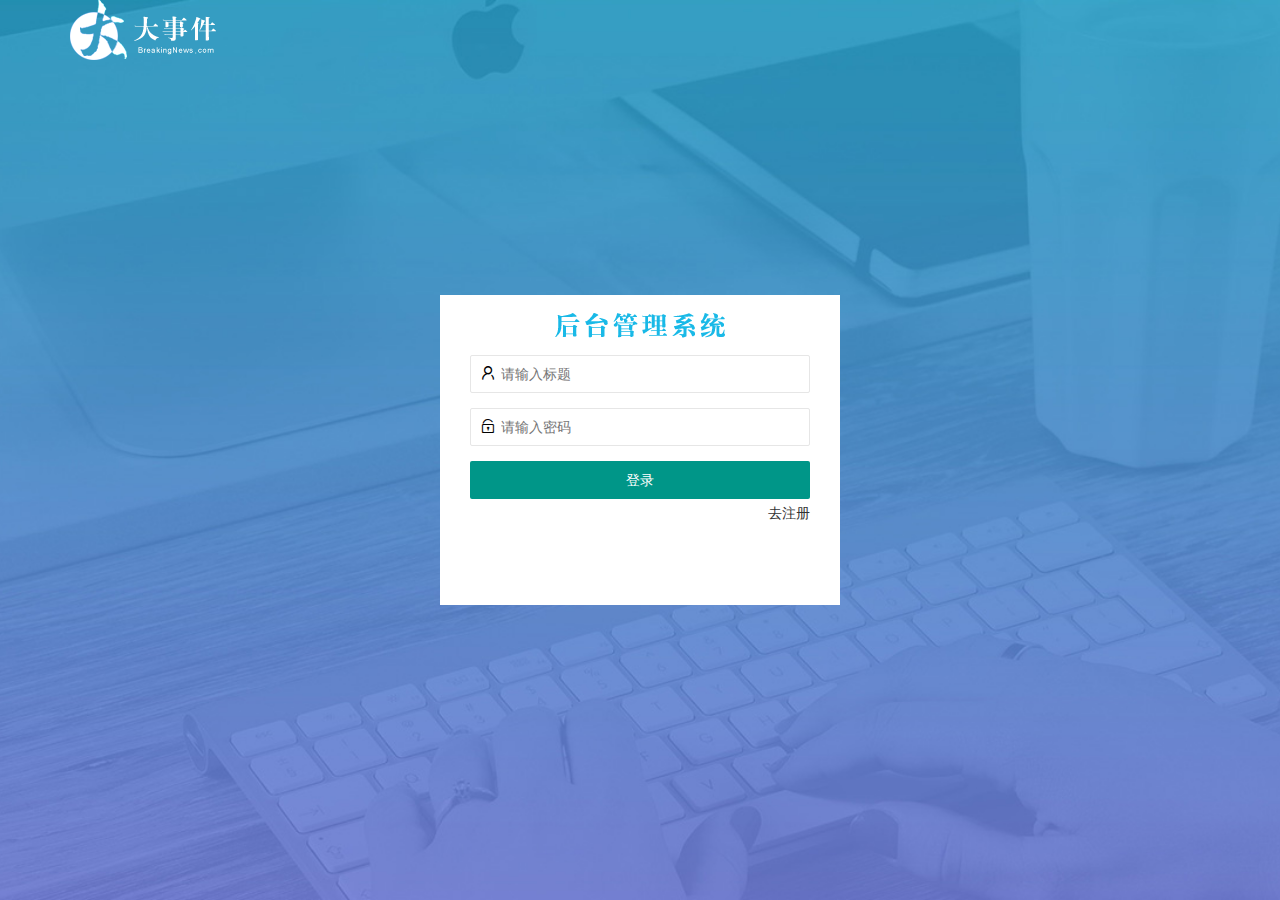
<file: login.html>
<!DOCTYPE html>
<html lang="en">

<head>
    <meta charset="UTF-8">
    <meta http-equiv="X-UA-Compatible" content="IE=edge">
    <meta name="viewport" content="width=device-width, initial-scale=1.0">
    <title>大事件登录/注册</title>
    <!-- <导入layui -->
    <link rel="stylesheet" href="/assets/lib/layui/css/layui.css">
    <link rel="stylesheet" href="/assets/css/login1.css">
</head>

<body>
    <div class="layui-main">
        <!-- <img src="./assets/images/logo.png" alt=""> -->
        <img src="/assets/images/logo.png" alt="">

    </div>
    <!-- /内容部分 -->
    <div class="content">
        <!-- 表单的标题 -->
        <div class="title"></div>
        <!-- 登录部分 -->

        <div class="login">
            <form class="layui-form" id="form_login">
                <!-- 用户名 -->
                <div class="layui-form-item">
                    <!-- 字体图标 -->
                    <i class="layui-icon layui-icon-username"></i>
                    <input type="text" name="username" required lay-verify="required" placeholder="请输入标题"
                        autocomplete="off" class="layui-input">

                </div>
                <!-- 密码 -->
                <div class="layui-form-item">
                    <i class="layui-icon layui-icon-password"></i>
                    <input type="password" name="password" required lay-verify="required|pwd" placeholder="请输入密码"
                        autocomplete="off" class="layui-input" />
                </div>
                <!-- 登录按钮 -->
                <button class="layui-btn layui-btn-fluid" lay-submit=''>登录</button>

                <a href="javascript:;" id="denglu">去注册</a>


            </form>
        </div>

        <!-- 注册部分 -->
        <div class="register">
            <form class="layui-form" id="form-reg">
                <!-- 用户名 -->
                <div class="layui-form-item">
                    <!-- 字体图标 -->
                    <i class="layui-icon layui-icon-username"></i>
                    <input type="text" name="username" required lay-verify="required" placeholder="请输入用户名"
                        autocomplete="off" class="layui-input">

                </div>
                <!-- 密码 -->
                <div class="layui-form-item">
                    <i class="layui-icon layui-icon-password"></i>
                    <input type="password" name="password" required lay-verify="required|pwd" placeholder="请输入密码"
                        autocomplete="off" class="layui-input" />
                </div>
                <!-- 密码确认框 -->
                <div class="layui-form-item">
                    <i class="layui-icon layui-icon-password"></i>
                    <input type="password" name="repassword" required lay-verify="required|pwd" placeholder="请再次输入密码"
                        autocomplete="off" class="layui-input" />
                </div>
                <!-- 注册按钮 -->
                <button class="layui-btn layui-btn-fluid layui-btn-normal layui-btn-warm" lay-submit>注册</button>

                <a href="javascript:;" id="zhuce">去登录</a>
            </form>
        </div>
    </div>
    <script src="/assets/lib/layui/layui.all.js"></script>
    <!-- 导入jq的 -->
    <script src="./assets/lib/jquery.js"></script>
    <!-- 引入basePAI.js -->
    <script src="../assets/js/baseAPI.js"></script>
    <!-- 导入自己的js脚本 -->
    <script src="/assets/js/login.js"></script>
    <!-- <script src="./assets/js/login.js"></script> -->
</body>

</html>
</file>
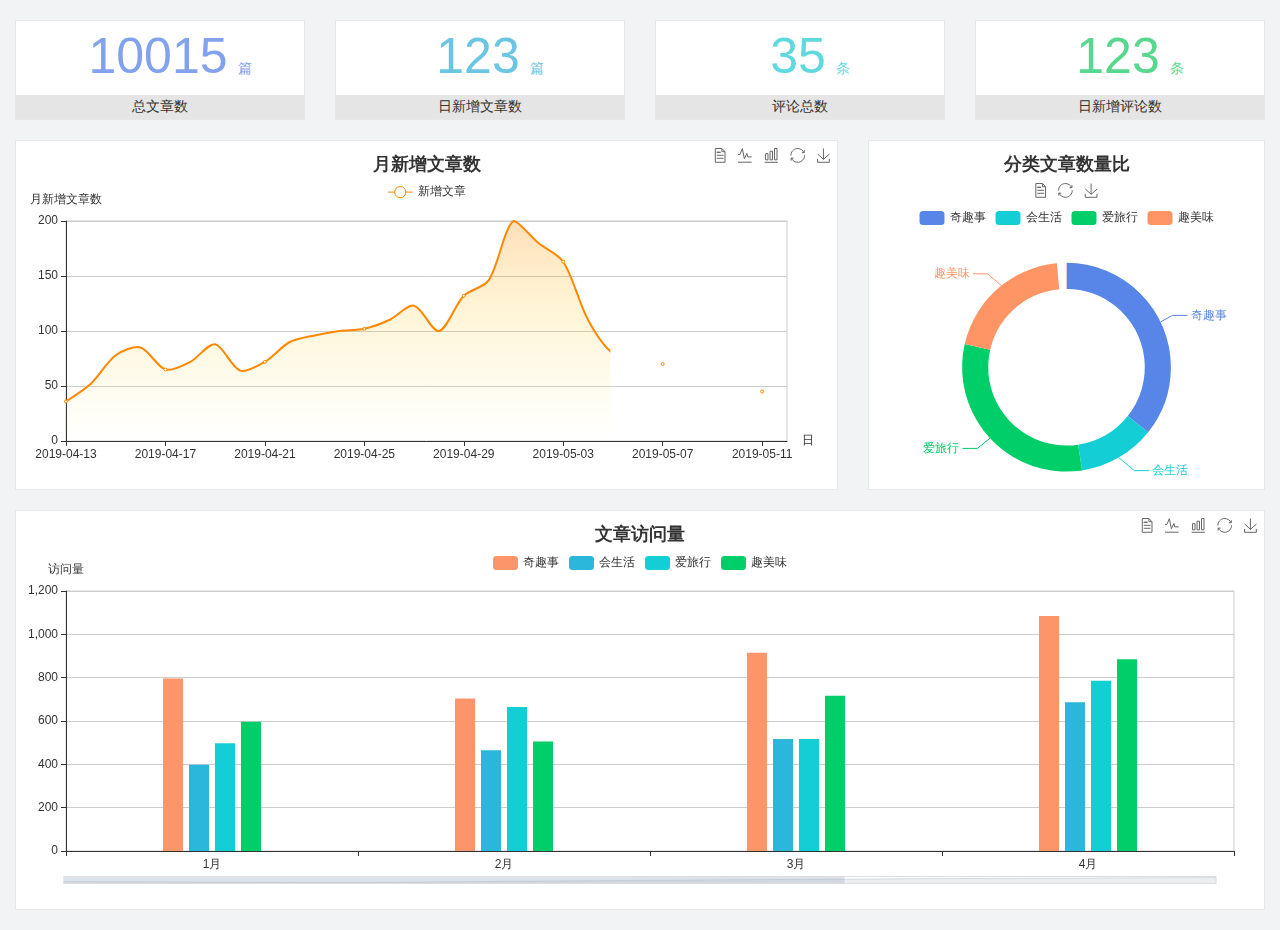
<file: home/dashboard.html>
<!DOCTYPE html>
<html lang="en">

<head>
  <meta charset="UTF-8">
  <meta name="viewport" content="width=device-width, initial-scale=1.0">
  <meta http-equiv="X-UA-Compatible" content="ie=edge">
  <title>图表统计</title>
  <link rel="stylesheet" href="../../assets/lib/bootstrap.css" />
  <link rel="stylesheet" href="../../assets/lib/main.css" />
  <script src="../../assets/lib/jquery.js"></script>
  <script type="text/javascript" src="../../assets/lib/echarts.min.js"></script>
</head>

<body>
  <div class="container-fluid">
    <div class="row spannel_list">
      <div class="col-sm-3 col-xs-6">
        <div class="spannel">
          <em>10015</em><span>篇</span>
          <b>总文章数</b>
        </div>
      </div>
      <div class="col-sm-3 col-xs-6">
        <div class="spannel scolor01">
          <em>123</em><span>篇</span>
          <b>日新增文章数</b>
        </div>
      </div>
      <div class="col-sm-3 col-xs-6">
        <div class="spannel scolor02">
          <em>35</em><span>条</span>
          <b>评论总数</b>
        </div>
      </div>
      <div class="col-sm-3 col-xs-6">
        <div class="spannel scolor03">
          <em>123</em><span>条</span>
          <b>日新增评论数</b>
        </div>
      </div>
    </div>
  </div>

  <div class="container-fluid">
    <div class="row curve-pie">
      <div class="col-lg-8 col-md-8">
        <div class="gragh_pannel" id="curve_show"></div>
      </div>
      <div class="col-lg-4 col-md-4">
        <div class="gragh_pannel" id="pie_show"></div>
      </div>
    </div>
  </div>

  <div class="container-fluid">
    <div class="column_pannel" id="column_show"></div>
  </div>

  <script>
    var oChart = echarts.init(document.getElementById('curve_show'));
    var aList_all = [
      { 'count': 36, 'date': '2019-04-13' },
      { 'count': 52, 'date': '2019-04-14' },
      { 'count': 78, 'date': '2019-04-15' },
      { 'count': 85, 'date': '2019-04-16' },
      { 'count': 65, 'date': '2019-04-17' },
      { 'count': 72, 'date': '2019-04-18' },
      { 'count': 88, 'date': '2019-04-19' },
      { 'count': 64, 'date': '2019-04-20' },
      { 'count': 72, 'date': '2019-04-21' },
      { 'count': 90, 'date': '2019-04-22' },
      { 'count': 96, 'date': '2019-04-23' },
      { 'count': 100, 'date': '2019-04-24' },
      { 'count': 102, 'date': '2019-04-25' },
      { 'count': 110, 'date': '2019-04-26' },
      { 'count': 123, 'date': '2019-04-27' },
      { 'count': 100, 'date': '2019-04-28' },
      { 'count': 132, 'date': '2019-04-29' },
      { 'count': 146, 'date': '2019-04-30' },
      { 'count': 200, 'date': '2019-05-01' },
      { 'count': 180, 'date': '2019-05-02' },
      { 'count': 163, 'date': '2019-05-03' },
      { 'count': 110, 'date': '2019-05-04' },
      { 'count': 80, 'date': '2019-05-05' },
      { 'count': 82, 'date': '2019-05-06' },
      { 'count': 70, 'date': '2019-05-07' },
      { 'count': 65, 'date': '2019-05-08' },
      { 'count': 54, 'date': '2019-05-09' },
      { 'count': 40, 'date': '2019-05-10' },
      { 'count': 45, 'date': '2019-05-11' },
      { 'count': 38, 'date': '2019-05-12' },
    ];

    let aCount = [];
    let aDate = [];

    for (var i = 0; i < aList_all.length; i++) {
      aCount.push(aList_all[i].count);
      aDate.push(aList_all[i].date);
    }

    var chartopt = {
      title: {
        text: '月新增文章数',
        left: 'center',
        top: '10'
      },
      tooltip: {
        trigger: 'axis'
      },
      legend: {
        data: ['新增文章'],
        top: '40'
      },
      toolbox: {
        show: true,
        feature: {
          mark: { show: true },
          dataView: { show: true, readOnly: false },
          magicType: { show: true, type: ['line', 'bar'] },
          restore: { show: true },
          saveAsImage: { show: true }
        }
      },
      calculable: true,
      xAxis: [
        {
          name: '日',
          type: 'category',
          boundaryGap: false,
          data: aDate
        }
      ],
      yAxis: [
        {
          name: '月新增文章数',
          type: 'value'
        }
      ],
      series: [
        {
          name: '新增文章',
          type: 'line',
          smooth: true,
          itemStyle: { normal: { areaStyle: { type: 'default' }, color: '#f80' }, lineStyle: { color: '#f80' } },
          data: aCount
        }],
      areaStyle: {
        normal: {
          color: new echarts.graphic.LinearGradient(0, 0, 0, 1, [{
            offset: 0,
            color: 'rgba(255,136,0,0.39)'
          }, {
            offset: .34,
            color: 'rgba(255,180,0,0.25)'
          }, {
            offset: 1,
            color: 'rgba(255,222,0,0.00)'
          }])

        }
      },
      grid: {
        show: true,
        x: 50,
        x2: 50,
        y: 80,
        height: 220
      }
    };

    oChart.setOption(chartopt);


    var oPie = echarts.init(document.getElementById('pie_show'));
    var oPieopt =
    {
      title: {
        top: 10,
        text: '分类文章数量比',
        x: 'center'
      },
      tooltip: {
        trigger: 'item',
        formatter: "{a} <br/>{b} : {c} ({d}%)"
      },
      color: ['#5885e8', '#13cfd5', '#00ce68', '#ff9565'],
      legend: {
        x: 'center',
        top: 65,
        data: ['奇趣事', '会生活', '爱旅行', '趣美味']
      },
      toolbox: {
        show: true,
        x: 'center',
        top: 35,
        feature: {
          mark: { show: true },
          dataView: { show: true, readOnly: false },
          magicType: {
            show: true,
            type: ['pie', 'funnel'],
            option: {
              funnel: {
                x: '25%',
                width: '50%',
                funnelAlign: 'left',
                max: 1548
              }
            }
          },
          restore: { show: true },
          saveAsImage: { show: true }
        }
      },
      calculable: true,
      series: [
        {
          name: '访问来源',
          type: 'pie',
          radius: ['45%', '60%'],
          center: ['50%', '65%'],
          data: [
            { value: 300, name: '奇趣事' },
            { value: 100, name: '会生活' },
            { value: 260, name: '爱旅行' },
            { value: 180, name: '趣美味' }
          ]
        }
      ]
    };
    oPie.setOption(oPieopt);



    var oColumn = this.echarts.init(document.getElementById('column_show'));
    var oColumnopt =
    {
      title: {
        text: '文章访问量',
        left: 'center',
        top: '10'
      },
      tooltip: {
        trigger: 'axis'
      },
      legend: {
        data: ['奇趣事', '会生活', '爱旅行', '趣美味'],
        top: '40'
      },
      toolbox: {
        show: true,
        feature: {
          mark: { show: true },
          dataView: { show: true, readOnly: false },
          magicType: { show: true, type: ['line', 'bar'] },
          restore: { show: true },
          saveAsImage: { show: true }
        }
      },
      calculable: true,
      xAxis: [
        {
          type: 'category',
          data: ['1月', '2月', '3月', '4月', '5月']
        }
      ],
      yAxis: [
        {
          name: '访问量',
          type: 'value'
        }
      ],
      series: [
        {
          name: '奇趣事',
          type: 'bar',
          barWidth: 20,
          itemStyle: {
            normal: { areaStyle: { type: 'default' }, color: '#fd956a' }
          },
          data: [800, 708, 920, 1090, 1200]
        },
        {
          name: '会生活',
          type: 'bar',
          barWidth: 20,
          itemStyle: {
            normal: { areaStyle: { type: 'default' }, color: '#2bb6db' }
          },
          data: [400, 468, 520, 690, 800]
        },
        {
          name: '爱旅行',
          type: 'bar',
          barWidth: 20,
          itemStyle: {
            normal: { areaStyle: { type: 'default' }, color: '#13cfd5' }
          },
          data: [500, 668, 520, 790, 900]
        },
        {
          name: '趣美味',
          type: 'bar',
          barWidth: 20,
          itemStyle: {
            normal: { areaStyle: { type: 'default' }, color: '#00ce68' }
          },
          data: [600, 508, 720, 890, 1000]
        }
      ],
      grid: {
        show: true,
        x: 50,
        x2: 30,
        y: 80,
        height: 260
      },
      dataZoom: [//给x轴设置滚动条
        {
          start: 0,//默认为0
          end: 100 - 1000 / 31,//默认为100
          type: 'slider',
          show: true,
          xAxisIndex: [0],
          handleSize: 0,//滑动条的 左右2个滑动条的大小
          height: 8,//组件高度
          left: 45, //左边的距离
          right: 50,//右边的距离
          bottom: 26,//右边的距离
          handleColor: '#ddd',//h滑动图标的颜色
          handleStyle: {
            borderColor: "#cacaca",
            borderWidth: "1",
            shadowBlur: 2,
            background: "#ddd",
            shadowColor: "#ddd",
          }
        }]
    };
    oColumn.setOption(oColumnopt);
  </script>
</body>

</html>
</file>
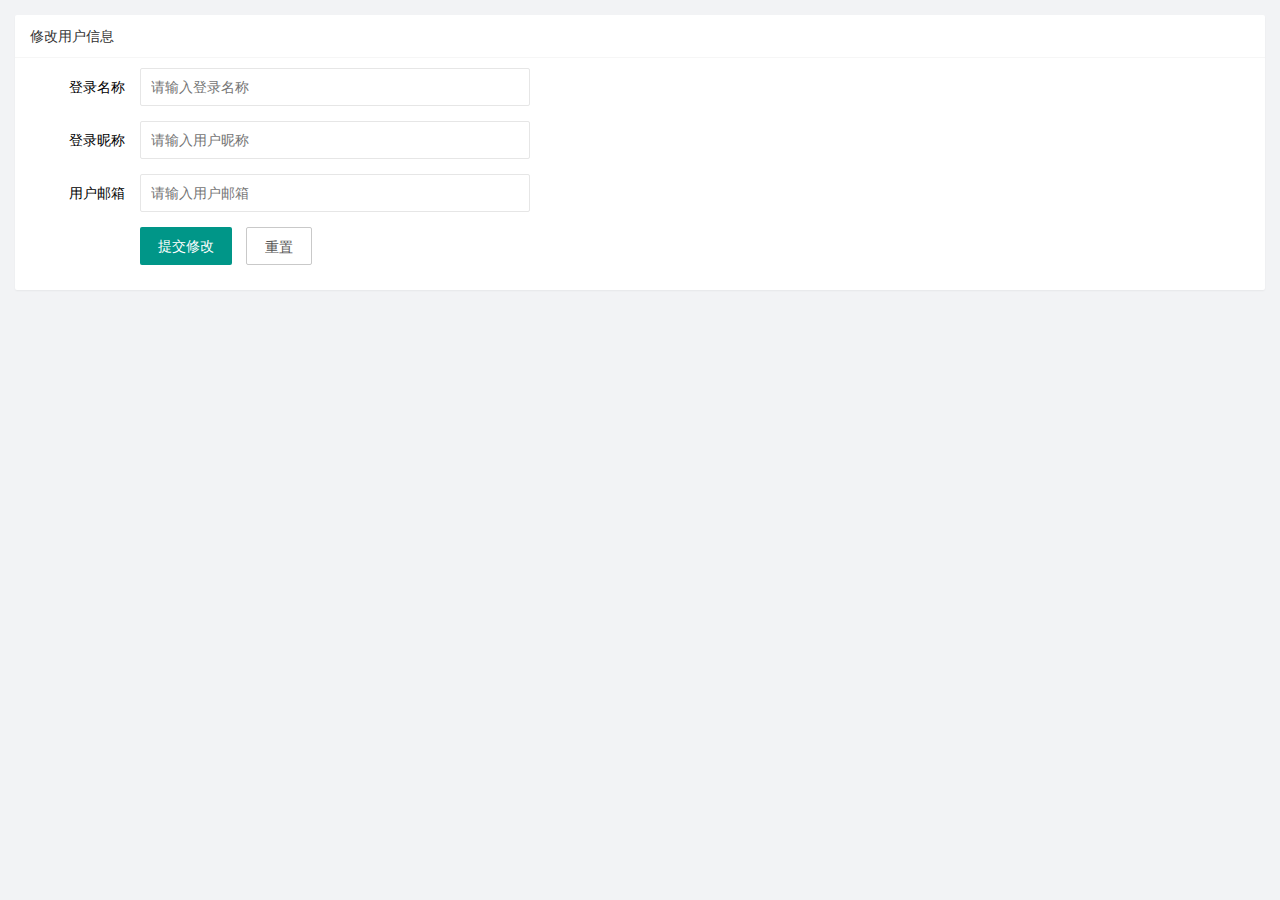
<file: uese/user.html>
<!DOCTYPE html>
<html lang="en">

<head>
    <meta charset="UTF-8">
    <meta http-equiv="X-UA-Compatible" content="IE=edge">
    <meta name="viewport" content="width=device-width, initial-scale=1.0">
    <title>Document</title>
    <!-- 导入layui样式 -->
    <link rel="stylesheet" href="/assets/lib/layui/css/layui.css">

    <!-- 导入自己的样式 -->
    <link rel="stylesheet" href="/assets/css/user.css">
</head>

<body>
    <div class="layui-card">
        <div class="layui-card-header">修改用户信息</div>
        <div class="layui-card-body">
            <!-- 导入表单信息 -->
            <form class="layui-form" lay-filter='formUserInfo'>
                <input type="hidden" name="id" value="">
                <div class="layui-form-item">
                    <label class="layui-form-label">登录名称</label>
                    <div class="layui-input-block">
                        <input type="text" name="username" required lay-verify="required" placeholder="请输入登录名称"
                            autocomplete="off" class="layui-input" readonly>
                    </div>
                </div>
                <div class="layui-form-item">
                    <label class="layui-form-label">登录昵称</label>
                    <div class="layui-input-block">
                        <input type="text" name="nickname" required lay-verify="required|nickname" placeholder="请输入用户昵称"
                            autocomplete="off" class="layui-input">
                    </div>
                </div>
                <div class="layui-form-item">
                    <label class="layui-form-label">用户邮箱</label>
                    <div class="layui-input-block">
                        <input type="text" name="email" required lay-verify="required|email" placeholder="请输入用户邮箱"
                            autocomplete="off" class="layui-input">
                    </div>
                </div>
                <div class="layui-form-item">
                    <div class="layui-input-block">
                        <button class="layui-btn" lay-submit lay-filter="formDemo">提交修改</button>
                        <button type="reset" class="layui-btn layui-btn-primary" id="btnReset">重置</button>
                    </div>
                </div>
            </form>
        </div>
    </div>

    <!-- 导入layui的样式 -->
    <script src="/assets/lib/layui/layui.all.js"></script>
    <!-- 导入jq样式 -->
    <script src="/assets/lib/jquery.js"></script>
    <!-- 导入baseAPI文件 -->
    <script src="../assets/js/baseAPI.js"></script>
    <!-- 导入自己的样式 -->
    <script src="/assets/js/user.js"></script>
</body>

</html>
</file>
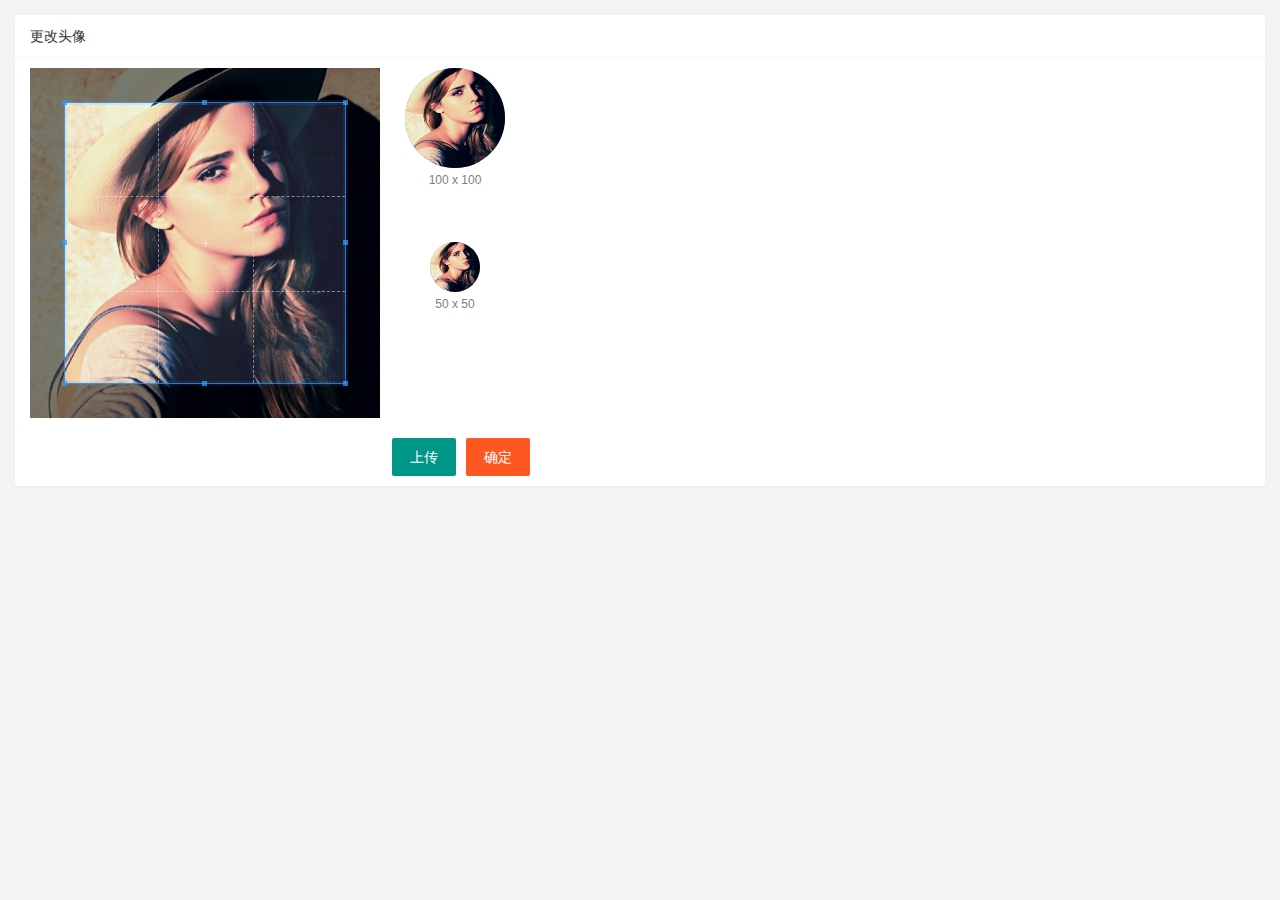
<file: uese/user_avatar.html>
<!DOCTYPE html>
<html lang="en">

<head>
    <meta charset="UTF-8">
    <meta http-equiv="X-UA-Compatible" content="IE=edge">
    <meta name="viewport" content="width=device-width, initial-scale=1.0">
    <title>Document</title>
    <!-- 导入cropper.css的样式表 -->
    <link rel="stylesheet" href="/assets/lib/cropper/cropper.css" />
    <!-- 导入layui的样式 -->
    <link rel="stylesheet" href="/assets/lib/layui/css/layui.css">
    <!-- 导入自己的样式 -->
    <link rel="stylesheet" href="/assets/css/user_avatar.css">
</head>

<body>
    <!-- 引入面板 -->
    <div class="layui-card">
        <div class="layui-card-header">更改头像</div>
        <div class="layui-card-body">
            <!-- 第一行的图片裁剪和预览区域 -->
            <div class="row1">
                <!-- 图片裁剪区域 -->
                <div class="cropper-box">
                    <!-- 这个 img 标签很重要，将来会把它初始化为裁剪区域 -->
                    <img id="image" src="/assets/images/sample.jpg" />
                </div>
                <!-- 图片的预览区域 -->
                <div class="preview-box">
                    <div>
                        <!-- 宽高为 100px 的预览区域 -->
                        <div class="img-preview w100"></div>
                        <p class="size">100 x 100</p>
                    </div>
                    <div>
                        <!-- 宽高为 50px 的预览区域 -->
                        <div class="img-preview w50"></div>
                        <p class="size">50 x 50</p>
                    </div>
                </div>
            </div>

            <!-- 第二行的按钮区域 -->
            <div class="row2">
                <input type="file" id="file" accept="image/png,image/jpg">
                <button type="button" class="layui-btn" id="btnChooseImage">上传</button>
                <button type="button" class="layui-btn layui-btn-danger" id="btnUpLoad">确定</button>
            </div>
        </div>
    </div>
    <!-- 导入layui文件 -->
    <script src="/assets/lib/layui/layui.all.js"></script>
    <script src="/assets/lib/jquery.js"></script>
    <script src="/assets/lib/cropper/Cropper.js"></script>
    <script src="/assets/lib/cropper/jquery-cropper.js"></script>
    <!-- 导入base.js文件 -->
    <script src="/assets/js/baseAPI.js"></script>
    <!-- 导入自己的脚本 -->
    <script src="/assets/js/user_avatar.js"></script>
</body>

</html>
</file>
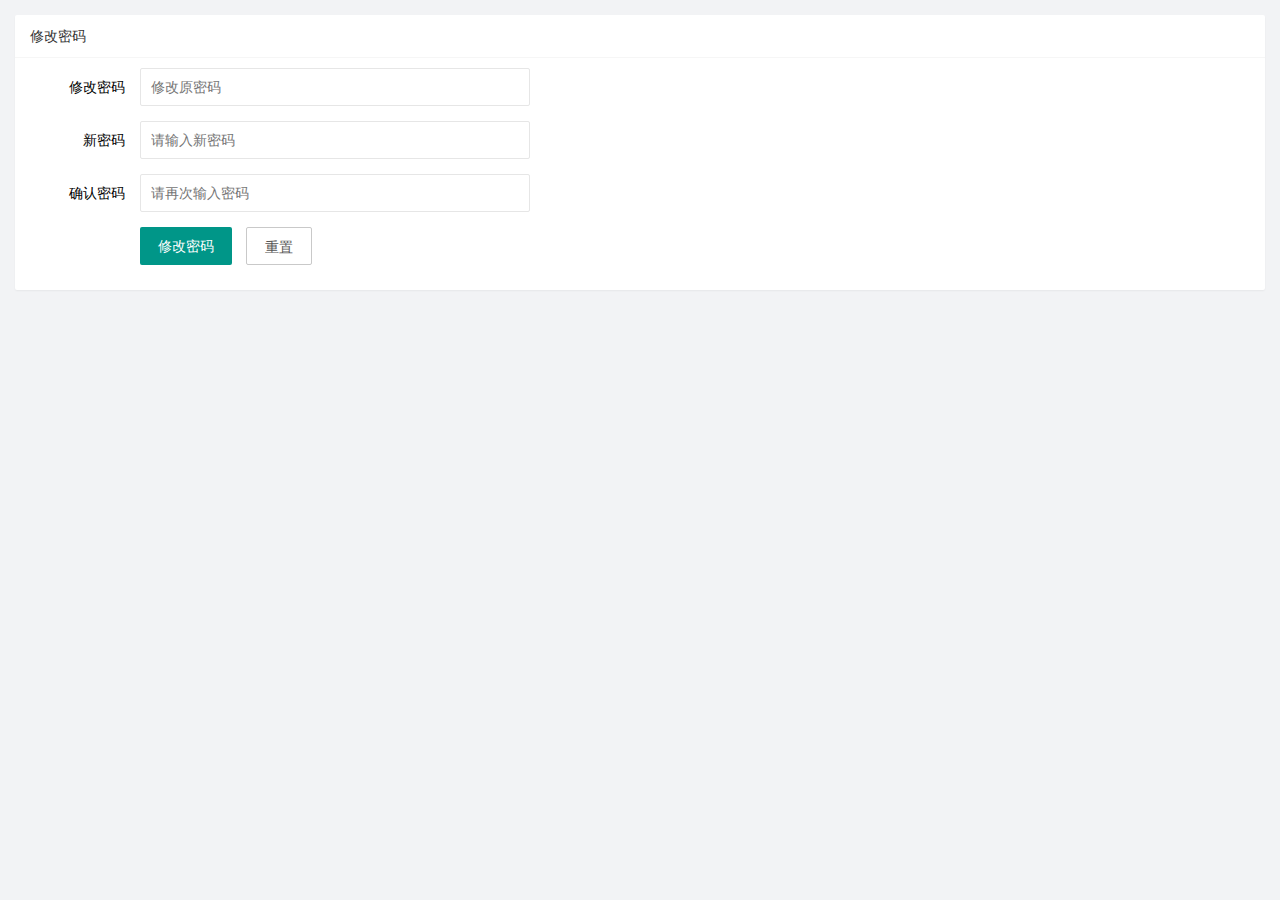
<file: uese/user_pwd.html>
<!DOCTYPE html>
<html lang="en">

<head>
    <meta charset="UTF-8">
    <meta http-equiv="X-UA-Compatible" content="IE=edge">
    <meta name="viewport" content="width=device-width, initial-scale=1.0">
    <title>Document</title>
    <!-- 导入layui样式 -->
    <link rel="stylesheet" href="/assets/lib/layui/css/layui.css">
    <!-- 导入自己的样式 -->
    <link rel="stylesheet" href="/assets/css/user_pwd.css">

</head>

<body>


    <!-- 导入面板 -->
    <div class="layui-card">
        <div class="layui-card-header">修改密码</div>
        <div class="layui-card-body">
            <!-- form样式 -->
            <form class="layui-form" action="">
                <div class="layui-form-item">
                    <label class="layui-form-label">修改密码</label>
                    <div class="layui-input-block">
                        <input type="password" name="oldPwd" required lay-verify="required|pwd" placeholder="修改原密码"
                            autocomplete="off" class="layui-input">
                    </div>
                </div>
                <div class="layui-form-item">
                    <label class="layui-form-label">新密码</label>
                    <div class="layui-input-block">
                        <input type="password" name="newPwd" required lay-verify="required|pwd|samePwd"
                            placeholder="请输入新密码" autocomplete="off" class="layui-input">
                    </div>
                </div>
                <div class="layui-form-item">
                    <label class="layui-form-label">确认密码</label>
                    <div class="layui-input-block">
                        <input type="password" name="rePwd" required lay-verify="required|pwd|rePwd"
                            placeholder="请再次输入密码" autocomplete="off" class="layui-input">
                    </div>
                </div>
                <div class="layui-form-item">
                    <div class="layui-input-block">
                        <button class="layui-btn" lay-submit lay-filter="formDemo">修改密码</button>
                        <button type="reset" class="layui-btn layui-btn-primary">重置</button>
                    </div>
                </div>
            </form>
        </div>
    </div>
    <!-- 导入layui.js -->
    <script src="/assets/lib/layui/layui.all.js"></script>
    <!-- 导入jq.js文件 -->
    <script src="/assets/lib/jquery.js"></script>
    <!-- 导入baseAPI.js文件 -->
    <script src="/assets/js/baseAPI.js"> </script>
    <!-- 导入自己的js文件 -->
    <script src="/assets/js/user_pwd.js"></script>
</body>

</html>
</file>
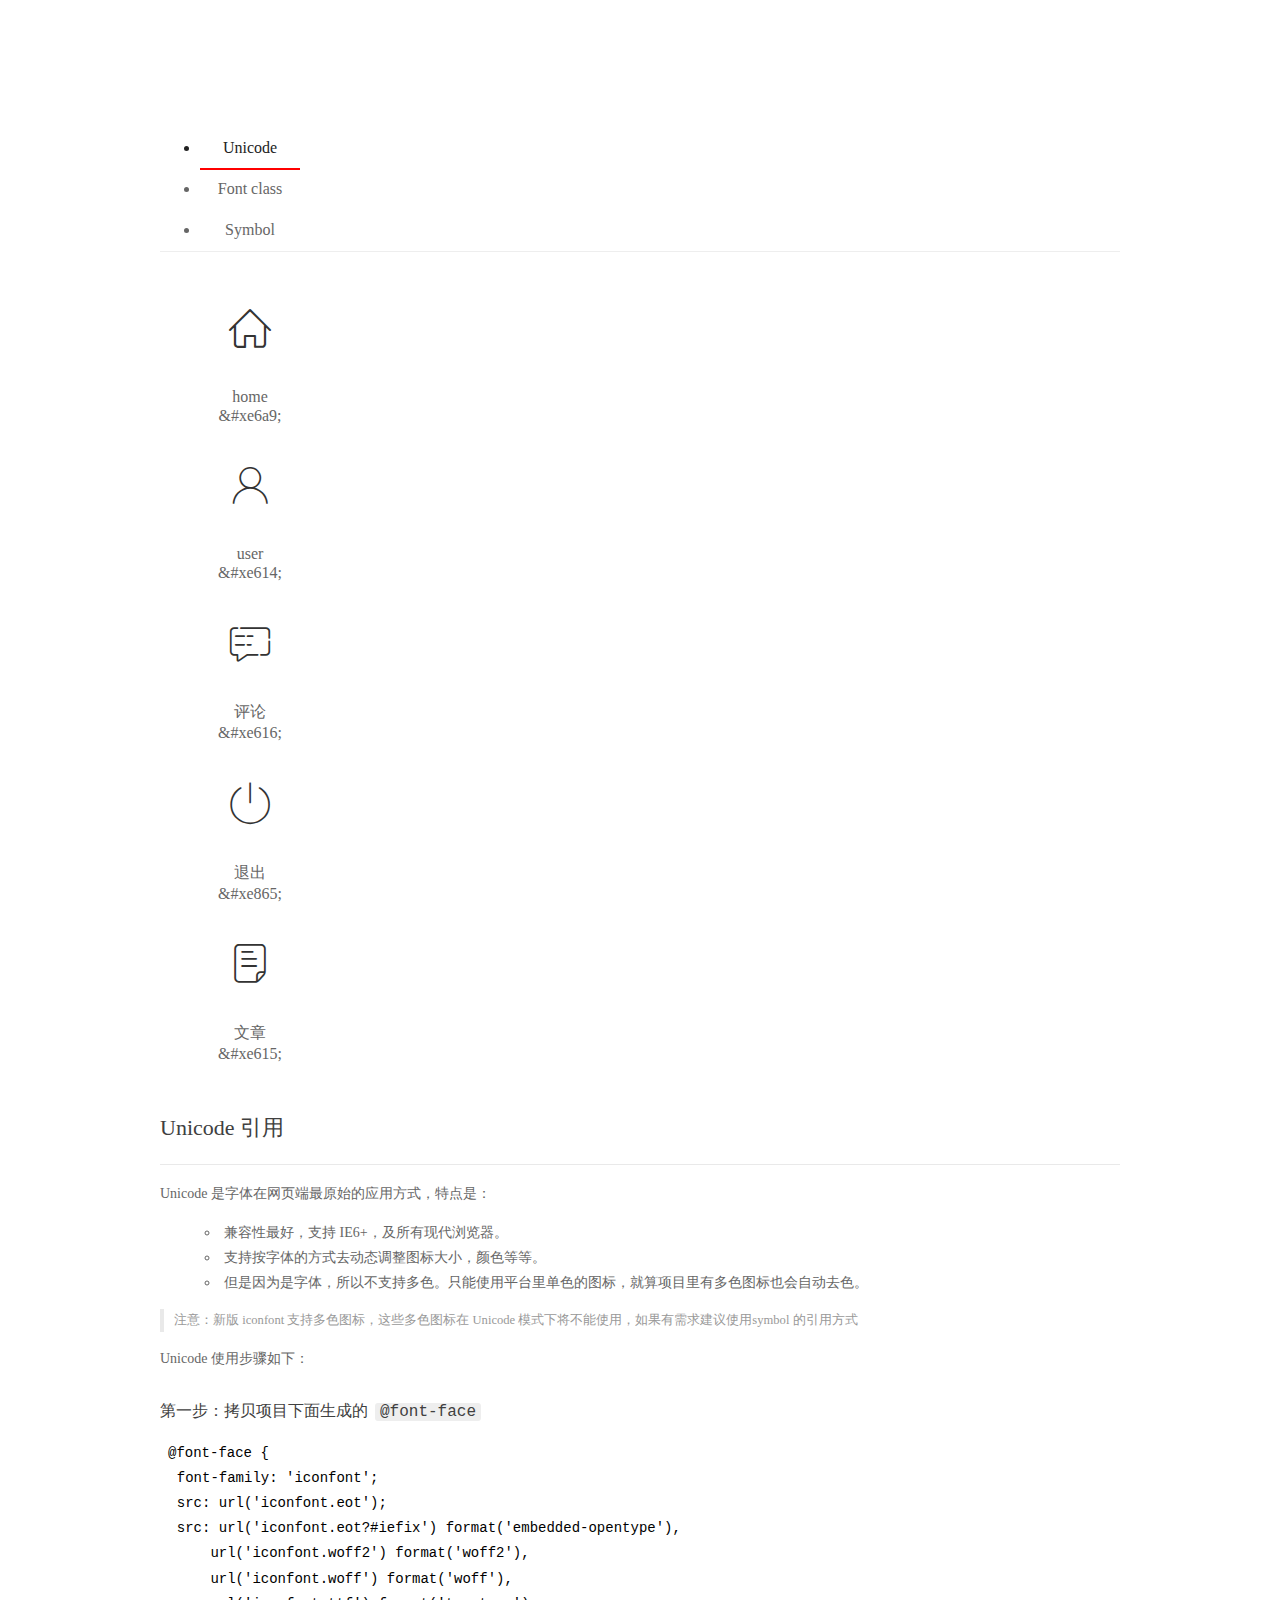
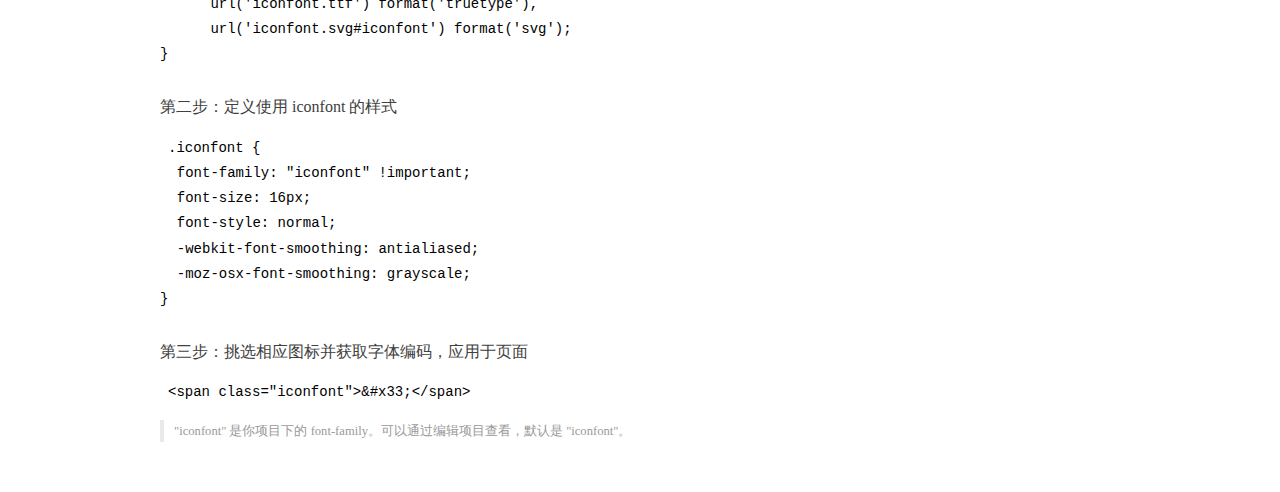
<file: assets/fonts/demo_index.html>
<!DOCTYPE html>
<html>
<head>
  <meta charset="utf-8"/>
  <title>IconFont Demo</title>
  <link rel="shortcut icon" href="https://gtms04.alicdn.com/tps/i4/TB1_oz6GVXXXXaFXpXXJDFnIXXX-64-64.ico" type="image/x-icon"/>
  <link rel="stylesheet" href="https://g.alicdn.com/thx/cube/1.3.2/cube.min.css">
  <link rel="stylesheet" href="demo.css">
  <link rel="stylesheet" href="iconfont.css">
  <script src="iconfont.js"></script>
  <!-- jQuery -->
  <script src="https://a1.alicdn.com/oss/uploads/2018/12/26/7bfddb60-08e8-11e9-9b04-53e73bb6408b.js"></script>
  <!-- 代码高亮 -->
  <script src="https://a1.alicdn.com/oss/uploads/2018/12/26/a3f714d0-08e6-11e9-8a15-ebf944d7534c.js"></script>
</head>
<body>
  <div class="main">
    <h1 class="logo"><a href="https://www.iconfont.cn/" title="iconfont 首页" target="_blank">&#xe86b;</a></h1>
    <div class="nav-tabs">
      <ul id="tabs" class="dib-box">
        <li class="dib active"><span>Unicode</span></li>
        <li class="dib"><span>Font class</span></li>
        <li class="dib"><span>Symbol</span></li>
      </ul>
      
    </div>
    <div class="tab-container">
      <div class="content unicode" style="display: block;">
          <ul class="icon_lists dib-box">
          
            <li class="dib">
              <span class="icon iconfont">&#xe6a9;</span>
                <div class="name">home</div>
                <div class="code-name">&amp;#xe6a9;</div>
              </li>
          
            <li class="dib">
              <span class="icon iconfont">&#xe614;</span>
                <div class="name">user</div>
                <div class="code-name">&amp;#xe614;</div>
              </li>
          
            <li class="dib">
              <span class="icon iconfont">&#xe616;</span>
                <div class="name">评论</div>
                <div class="code-name">&amp;#xe616;</div>
              </li>
          
            <li class="dib">
              <span class="icon iconfont">&#xe865;</span>
                <div class="name">退出</div>
                <div class="code-name">&amp;#xe865;</div>
              </li>
          
            <li class="dib">
              <span class="icon iconfont">&#xe615;</span>
                <div class="name">文章</div>
                <div class="code-name">&amp;#xe615;</div>
              </li>
          
          </ul>
          <div class="article markdown">
          <h2 id="unicode-">Unicode 引用</h2>
          <hr>

          <p>Unicode 是字体在网页端最原始的应用方式，特点是：</p>
          <ul>
            <li>兼容性最好，支持 IE6+，及所有现代浏览器。</li>
            <li>支持按字体的方式去动态调整图标大小，颜色等等。</li>
            <li>但是因为是字体，所以不支持多色。只能使用平台里单色的图标，就算项目里有多色图标也会自动去色。</li>
          </ul>
          <blockquote>
            <p>注意：新版 iconfont 支持多色图标，这些多色图标在 Unicode 模式下将不能使用，如果有需求建议使用symbol 的引用方式</p>
          </blockquote>
          <p>Unicode 使用步骤如下：</p>
          <h3 id="-font-face">第一步：拷贝项目下面生成的 <code>@font-face</code></h3>
<pre><code class="language-css"
>@font-face {
  font-family: 'iconfont';
  src: url('iconfont.eot');
  src: url('iconfont.eot?#iefix') format('embedded-opentype'),
      url('iconfont.woff2') format('woff2'),
      url('iconfont.woff') format('woff'),
      url('iconfont.ttf') format('truetype'),
      url('iconfont.svg#iconfont') format('svg');
}
</code></pre>
          <h3 id="-iconfont-">第二步：定义使用 iconfont 的样式</h3>
<pre><code class="language-css"
>.iconfont {
  font-family: "iconfont" !important;
  font-size: 16px;
  font-style: normal;
  -webkit-font-smoothing: antialiased;
  -moz-osx-font-smoothing: grayscale;
}
</code></pre>
          <h3 id="-">第三步：挑选相应图标并获取字体编码，应用于页面</h3>
<pre>
<code class="language-html"
>&lt;span class="iconfont"&gt;&amp;#x33;&lt;/span&gt;
</code></pre>
          <blockquote>
            <p>"iconfont" 是你项目下的 font-family。可以通过编辑项目查看，默认是 "iconfont"。</p>
          </blockquote>
          </div>
      </div>
      <div class="content font-class">
        <ul class="icon_lists dib-box">
          
          <li class="dib">
            <span class="icon iconfont icon-home"></span>
            <div class="name">
              home
            </div>
            <div class="code-name">.icon-home
            </div>
          </li>
          
          <li class="dib">
            <span class="icon iconfont icon-user"></span>
            <div class="name">
              user
            </div>
            <div class="code-name">.icon-user
            </div>
          </li>
          
          <li class="dib">
            <span class="icon iconfont icon-pinglun"></span>
            <div class="name">
              评论
            </div>
            <div class="code-name">.icon-pinglun
            </div>
          </li>
          
          <li class="dib">
            <span class="icon iconfont icon-tuichu"></span>
            <div class="name">
              退出
            </div>
            <div class="code-name">.icon-tuichu
            </div>
          </li>
          
          <li class="dib">
            <span class="icon iconfont icon-16"></span>
            <div class="name">
              文章
            </div>
            <div class="code-name">.icon-16
            </div>
          </li>
          
        </ul>
        <div class="article markdown">
        <h2 id="font-class-">font-class 引用</h2>
        <hr>

        <p>font-class 是 Unicode 使用方式的一种变种，主要是解决 Unicode 书写不直观，语意不明确的问题。</p>
        <p>与 Unicode 使用方式相比，具有如下特点：</p>
        <ul>
          <li>兼容性良好，支持 IE8+，及所有现代浏览器。</li>
          <li>相比于 Unicode 语意明确，书写更直观。可以很容易分辨这个 icon 是什么。</li>
          <li>因为使用 class 来定义图标，所以当要替换图标时，只需要修改 class 里面的 Unicode 引用。</li>
          <li>不过因为本质上还是使用的字体，所以多色图标还是不支持的。</li>
        </ul>
        <p>使用步骤如下：</p>
        <h3 id="-fontclass-">第一步：引入项目下面生成的 fontclass 代码：</h3>
<pre><code class="language-html">&lt;link rel="stylesheet" href="./iconfont.css"&gt;
</code></pre>
        <h3 id="-">第二步：挑选相应图标并获取类名，应用于页面：</h3>
<pre><code class="language-html">&lt;span class="iconfont icon-xxx"&gt;&lt;/span&gt;
</code></pre>
        <blockquote>
          <p>"
            iconfont" 是你项目下的 font-family。可以通过编辑项目查看，默认是 "iconfont"。</p>
        </blockquote>
      </div>
      </div>
      <div class="content symbol">
          <ul class="icon_lists dib-box">
          
            <li class="dib">
                <svg class="icon svg-icon" aria-hidden="true">
                  <use xlink:href="#icon-home"></use>
                </svg>
                <div class="name">home</div>
                <div class="code-name">#icon-home</div>
            </li>
          
            <li class="dib">
                <svg class="icon svg-icon" aria-hidden="true">
                  <use xlink:href="#icon-user"></use>
                </svg>
                <div class="name">user</div>
                <div class="code-name">#icon-user</div>
            </li>
          
            <li class="dib">
                <svg class="icon svg-icon" aria-hidden="true">
                  <use xlink:href="#icon-pinglun"></use>
                </svg>
                <div class="name">评论</div>
                <div class="code-name">#icon-pinglun</div>
            </li>
          
            <li class="dib">
                <svg class="icon svg-icon" aria-hidden="true">
                  <use xlink:href="#icon-tuichu"></use>
                </svg>
                <div class="name">退出</div>
                <div class="code-name">#icon-tuichu</div>
            </li>
          
            <li class="dib">
                <svg class="icon svg-icon" aria-hidden="true">
                  <use xlink:href="#icon-16"></use>
                </svg>
                <div class="name">文章</div>
                <div class="code-name">#icon-16</div>
            </li>
          
          </ul>
          <div class="article markdown">
          <h2 id="symbol-">Symbol 引用</h2>
          <hr>

          <p>这是一种全新的使用方式，应该说这才是未来的主流，也是平台目前推荐的用法。相关介绍可以参考这篇<a href="">文章</a>
            这种用法其实是做了一个 SVG 的集合，与另外两种相比具有如下特点：</p>
          <ul>
            <li>支持多色图标了，不再受单色限制。</li>
            <li>通过一些技巧，支持像字体那样，通过 <code>font-size</code>, <code>color</code> 来调整样式。</li>
            <li>兼容性较差，支持 IE9+，及现代浏览器。</li>
            <li>浏览器渲染 SVG 的性能一般，还不如 png。</li>
          </ul>
          <p>使用步骤如下：</p>
          <h3 id="-symbol-">第一步：引入项目下面生成的 symbol 代码：</h3>
<pre><code class="language-html">&lt;script src="./iconfont.js"&gt;&lt;/script&gt;
</code></pre>
          <h3 id="-css-">第二步：加入通用 CSS 代码（引入一次就行）：</h3>
<pre><code class="language-html">&lt;style&gt;
.icon {
  width: 1em;
  height: 1em;
  vertical-align: -0.15em;
  fill: currentColor;
  overflow: hidden;
}
&lt;/style&gt;
</code></pre>
          <h3 id="-">第三步：挑选相应图标并获取类名，应用于页面：</h3>
<pre><code class="language-html">&lt;svg class="icon" aria-hidden="true"&gt;
  &lt;use xlink:href="#icon-xxx"&gt;&lt;/use&gt;
&lt;/svg&gt;
</code></pre>
          </div>
      </div>

    </div>
  </div>
  <script>
  $(document).ready(function () {
      $('.tab-container .content:first').show()

      $('#tabs li').click(function (e) {
        var tabContent = $('.tab-container .content')
        var index = $(this).index()

        if ($(this).hasClass('active')) {
          return
        } else {
          $('#tabs li').removeClass('active')
          $(this).addClass('active')

          tabContent.hide().eq(index).fadeIn()
        }
      })
    })
  </script>
</body>
</html>
</file>
<file: assets/lib/layui/css/layui.css>
/** layui-v2.5.5 MIT License By https://www.layui.com */
 .layui-inline,img{display:inline-block;vertical-align:middle}h1,h2,h3,h4,h5,h6{font-weight:400}.layui-edge,.layui-header,.layui-inline,.layui-main{position:relative}.layui-body,.layui-edge,.layui-elip{overflow:hidden}.layui-btn,.layui-edge,.layui-inline,img{vertical-align:middle}.layui-btn,.layui-disabled,.layui-icon,.layui-unselect{-moz-user-select:none;-webkit-user-select:none;-ms-user-select:none}.layui-elip,.layui-form-checkbox span,.layui-form-pane .layui-form-label{text-overflow:ellipsis;white-space:nowrap}.layui-breadcrumb,.layui-tree-btnGroup{visibility:hidden}blockquote,body,button,dd,div,dl,dt,form,h1,h2,h3,h4,h5,h6,input,li,ol,p,pre,td,textarea,th,ul{margin:0;padding:0;-webkit-tap-highlight-color:rgba(0,0,0,0)}a:active,a:hover{outline:0}img{border:none}li{list-style:none}table{border-collapse:collapse;border-spacing:0}h4,h5,h6{font-size:100%}button,input,optgroup,option,select,textarea{font-family:inherit;font-size:inherit;font-style:inherit;font-weight:inherit;outline:0}pre{white-space:pre-wrap;white-space:-moz-pre-wrap;white-space:-pre-wrap;white-space:-o-pre-wrap;word-wrap:break-word}body{line-height:24px;font:14px Helvetica Neue,Helvetica,PingFang SC,Tahoma,Arial,sans-serif}hr{height:1px;margin:10px 0;border:0;clear:both}a{color:#333;text-decoration:none}a:hover{color:#777}a cite{font-style:normal;*cursor:pointer}.layui-border-box,.layui-border-box *{box-sizing:border-box}.layui-box,.layui-box *{box-sizing:content-box}.layui-clear{clear:both;*zoom:1}.layui-clear:after{content:'\20';clear:both;*zoom:1;display:block;height:0}.layui-inline{*display:inline;*zoom:1}.layui-edge{display:inline-block;width:0;height:0;border-width:6px;border-style:dashed;border-color:transparent}.layui-edge-top{top:-4px;border-bottom-color:#999;border-bottom-style:solid}.layui-edge-right{border-left-color:#999;border-left-style:solid}.layui-edge-bottom{top:2px;border-top-color:#999;border-top-style:solid}.layui-edge-left{border-right-color:#999;border-right-style:solid}.layui-disabled,.layui-disabled:hover{color:#d2d2d2!important;cursor:not-allowed!important}.layui-circle{border-radius:100%}.layui-show{display:block!important}.layui-hide{display:none!important}@font-face{font-family:layui-icon;src:url(../font/iconfont.eot?v=250);src:url(../font/iconfont.eot?v=250#iefix) format('embedded-opentype'),url(../font/iconfont.woff2?v=250) format('woff2'),url(../font/iconfont.woff?v=250) format('woff'),url(../font/iconfont.ttf?v=250) format('truetype'),url(../font/iconfont.svg?v=250#layui-icon) format('svg')}.layui-icon{font-family:layui-icon!important;font-size:16px;font-style:normal;-webkit-font-smoothing:antialiased;-moz-osx-font-smoothing:grayscale}.layui-icon-reply-fill:before{content:"\e611"}.layui-icon-set-fill:before{content:"\e614"}.layui-icon-menu-fill:before{content:"\e60f"}.layui-icon-search:before{content:"\e615"}.layui-icon-share:before{content:"\e641"}.layui-icon-set-sm:before{content:"\e620"}.layui-icon-engine:before{content:"\e628"}.layui-icon-close:before{content:"\1006"}.layui-icon-close-fill:before{content:"\1007"}.layui-icon-chart-screen:before{content:"\e629"}.layui-icon-star:before{content:"\e600"}.layui-icon-circle-dot:before{content:"\e617"}.layui-icon-chat:before{content:"\e606"}.layui-icon-release:before{content:"\e609"}.layui-icon-list:before{content:"\e60a"}.layui-icon-chart:before{content:"\e62c"}.layui-icon-ok-circle:before{content:"\1005"}.layui-icon-layim-theme:before{content:"\e61b"}.layui-icon-table:before{content:"\e62d"}.layui-icon-right:before{content:"\e602"}.layui-icon-left:before{content:"\e603"}.layui-icon-cart-simple:before{content:"\e698"}.layui-icon-face-cry:before{content:"\e69c"}.layui-icon-face-smile:before{content:"\e6af"}.layui-icon-survey:before{content:"\e6b2"}.layui-icon-tree:before{content:"\e62e"}.layui-icon-upload-circle:before{content:"\e62f"}.layui-icon-add-circle:before{content:"\e61f"}.layui-icon-download-circle:before{content:"\e601"}.layui-icon-templeate-1:before{content:"\e630"}.layui-icon-util:before{content:"\e631"}.layui-icon-face-surprised:before{content:"\e664"}.layui-icon-edit:before{content:"\e642"}.layui-icon-speaker:before{content:"\e645"}.layui-icon-down:before{content:"\e61a"}.layui-icon-file:before{content:"\e621"}.layui-icon-layouts:before{content:"\e632"}.layui-icon-rate-half:before{content:"\e6c9"}.layui-icon-add-circle-fine:before{content:"\e608"}.layui-icon-prev-circle:before{content:"\e633"}.layui-icon-read:before{content:"\e705"}.layui-icon-404:before{content:"\e61c"}.layui-icon-carousel:before{content:"\e634"}.layui-icon-help:before{content:"\e607"}.layui-icon-code-circle:before{content:"\e635"}.layui-icon-water:before{content:"\e636"}.layui-icon-username:before{content:"\e66f"}.layui-icon-find-fill:before{content:"\e670"}.layui-icon-about:before{content:"\e60b"}.layui-icon-location:before{content:"\e715"}.layui-icon-up:before{content:"\e619"}.layui-icon-pause:before{content:"\e651"}.layui-icon-date:before{content:"\e637"}.layui-icon-layim-uploadfile:before{content:"\e61d"}.layui-icon-delete:before{content:"\e640"}.layui-icon-play:before{content:"\e652"}.layui-icon-top:before{content:"\e604"}.layui-icon-friends:before{content:"\e612"}.layui-icon-refresh-3:before{content:"\e9aa"}.layui-icon-ok:before{content:"\e605"}.layui-icon-layer:before{content:"\e638"}.layui-icon-face-smile-fine:before{content:"\e60c"}.layui-icon-dollar:before{content:"\e659"}.layui-icon-group:before{content:"\e613"}.layui-icon-layim-download:before{content:"\e61e"}.layui-icon-picture-fine:before{content:"\e60d"}.layui-icon-link:before{content:"\e64c"}.layui-icon-diamond:before{content:"\e735"}.layui-icon-log:before{content:"\e60e"}.layui-icon-rate-solid:before{content:"\e67a"}.layui-icon-fonts-del:before{content:"\e64f"}.layui-icon-unlink:before{content:"\e64d"}.layui-icon-fonts-clear:before{content:"\e639"}.layui-icon-triangle-r:before{content:"\e623"}.layui-icon-circle:before{content:"\e63f"}.layui-icon-radio:before{content:"\e643"}.layui-icon-align-center:before{content:"\e647"}.layui-icon-align-right:before{content:"\e648"}.layui-icon-align-left:before{content:"\e649"}.layui-icon-loading-1:before{content:"\e63e"}.layui-icon-return:before{content:"\e65c"}.layui-icon-fonts-strong:before{content:"\e62b"}.layui-icon-upload:before{content:"\e67c"}.layui-icon-dialogue:before{content:"\e63a"}.layui-icon-video:before{content:"\e6ed"}.layui-icon-headset:before{content:"\e6fc"}.layui-icon-cellphone-fine:before{content:"\e63b"}.layui-icon-add-1:before{content:"\e654"}.layui-icon-face-smile-b:before{content:"\e650"}.layui-icon-fonts-html:before{content:"\e64b"}.layui-icon-form:before{content:"\e63c"}.layui-icon-cart:before{content:"\e657"}.layui-icon-camera-fill:before{content:"\e65d"}.layui-icon-tabs:before{content:"\e62a"}.layui-icon-fonts-code:before{content:"\e64e"}.layui-icon-fire:before{content:"\e756"}.layui-icon-set:before{content:"\e716"}.layui-icon-fonts-u:before{content:"\e646"}.layui-icon-triangle-d:before{content:"\e625"}.layui-icon-tips:before{content:"\e702"}.layui-icon-picture:before{content:"\e64a"}.layui-icon-more-vertical:before{content:"\e671"}.layui-icon-flag:before{content:"\e66c"}.layui-icon-loading:before{content:"\e63d"}.layui-icon-fonts-i:before{content:"\e644"}.layui-icon-refresh-1:before{content:"\e666"}.layui-icon-rmb:before{content:"\e65e"}.layui-icon-home:before{content:"\e68e"}.layui-icon-user:before{content:"\e770"}.layui-icon-notice:before{content:"\e667"}.layui-icon-login-weibo:before{content:"\e675"}.layui-icon-voice:before{content:"\e688"}.layui-icon-upload-drag:before{content:"\e681"}.layui-icon-login-qq:before{content:"\e676"}.layui-icon-snowflake:before{content:"\e6b1"}.layui-icon-file-b:before{content:"\e655"}.layui-icon-template:before{content:"\e663"}.layui-icon-auz:before{content:"\e672"}.layui-icon-console:before{content:"\e665"}.layui-icon-app:before{content:"\e653"}.layui-icon-prev:before{content:"\e65a"}.layui-icon-website:before{content:"\e7ae"}.layui-icon-next:before{content:"\e65b"}.layui-icon-component:before{content:"\e857"}.layui-icon-more:before{content:"\e65f"}.layui-icon-login-wechat:before{content:"\e677"}.layui-icon-shrink-right:before{content:"\e668"}.layui-icon-spread-left:before{content:"\e66b"}.layui-icon-camera:before{content:"\e660"}.layui-icon-note:before{content:"\e66e"}.layui-icon-refresh:before{content:"\e669"}.layui-icon-female:before{content:"\e661"}.layui-icon-male:before{content:"\e662"}.layui-icon-password:before{content:"\e673"}.layui-icon-senior:before{content:"\e674"}.layui-icon-theme:before{content:"\e66a"}.layui-icon-tread:before{content:"\e6c5"}.layui-icon-praise:before{content:"\e6c6"}.layui-icon-star-fill:before{content:"\e658"}.layui-icon-rate:before{content:"\e67b"}.layui-icon-template-1:before{content:"\e656"}.layui-icon-vercode:before{content:"\e679"}.layui-icon-cellphone:before{content:"\e678"}.layui-icon-screen-full:before{content:"\e622"}.layui-icon-screen-restore:before{content:"\e758"}.layui-icon-cols:before{content:"\e610"}.layui-icon-export:before{content:"\e67d"}.layui-icon-print:before{content:"\e66d"}.layui-icon-slider:before{content:"\e714"}.layui-icon-addition:before{content:"\e624"}.layui-icon-subtraction:before{content:"\e67e"}.layui-icon-service:before{content:"\e626"}.layui-icon-transfer:before{content:"\e691"}.layui-main{width:1140px;margin:0 auto}.layui-header{z-index:1000;height:60px}.layui-header a:hover{transition:all .5s;-webkit-transition:all .5s}.layui-side{position:fixed;left:0;top:0;bottom:0;z-index:999;width:200px;overflow-x:hidden}.layui-side-scroll{position:relative;width:220px;height:100%;overflow-x:hidden}.layui-body{position:absolute;left:200px;right:0;top:0;bottom:0;z-index:998;width:auto;overflow-y:auto;box-sizing:border-box}.layui-layout-body{overflow:hidden}.layui-layout-admin .layui-header{background-color:#23262E}.layui-layout-admin .layui-side{top:60px;width:200px;overflow-x:hidden}.layui-layout-admin .layui-body{position:fixed;top:60px;bottom:44px}.layui-layout-admin .layui-main{width:auto;margin:0 15px}.layui-layout-admin .layui-footer{position:fixed;left:200px;right:0;bottom:0;height:44px;line-height:44px;padding:0 15px;background-color:#eee}.layui-layout-admin .layui-logo{position:absolute;left:0;top:0;width:200px;height:100%;line-height:60px;text-align:center;color:#009688;font-size:16px}.layui-layout-admin .layui-header .layui-nav{background:0 0}.layui-layout-left{position:absolute!important;left:200px;top:0}.layui-layout-right{position:absolute!important;right:0;top:0}.layui-container{position:relative;margin:0 auto;padding:0 15px;box-sizing:border-box}.layui-fluid{position:relative;margin:0 auto;padding:0 15px}.layui-row:after,.layui-row:before{content:'';display:block;clear:both}.layui-col-lg1,.layui-col-lg10,.layui-col-lg11,.layui-col-lg12,.layui-col-lg2,.layui-col-lg3,.layui-col-lg4,.layui-col-lg5,.layui-col-lg6,.layui-col-lg7,.layui-col-lg8,.layui-col-lg9,.layui-col-md1,.layui-col-md10,.layui-col-md11,.layui-col-md12,.layui-col-md2,.layui-col-md3,.layui-col-md4,.layui-col-md5,.layui-col-md6,.layui-col-md7,.layui-col-md8,.layui-col-md9,.layui-col-sm1,.layui-col-sm10,.layui-col-sm11,.layui-col-sm12,.layui-col-sm2,.layui-col-sm3,.layui-col-sm4,.layui-col-sm5,.layui-col-sm6,.layui-col-sm7,.layui-col-sm8,.layui-col-sm9,.layui-col-xs1,.layui-col-xs10,.layui-col-xs11,.layui-col-xs12,.layui-col-xs2,.layui-col-xs3,.layui-col-xs4,.layui-col-xs5,.layui-col-xs6,.layui-col-xs7,.layui-col-xs8,.layui-col-xs9{position:relative;display:block;box-sizing:border-box}.layui-col-xs1,.layui-col-xs10,.layui-col-xs11,.layui-col-xs12,.layui-col-xs2,.layui-col-xs3,.layui-col-xs4,.layui-col-xs5,.layui-col-xs6,.layui-col-xs7,.layui-col-xs8,.layui-col-xs9{float:left}.layui-col-xs1{width:8.33333333%}.layui-col-xs2{width:16.66666667%}.layui-col-xs3{width:25%}.layui-col-xs4{width:33.33333333%}.layui-col-xs5{width:41.66666667%}.layui-col-xs6{width:50%}.layui-col-xs7{width:58.33333333%}.layui-col-xs8{width:66.66666667%}.layui-col-xs9{width:75%}.layui-col-xs10{width:83.33333333%}.layui-col-xs11{width:91.66666667%}.layui-col-xs12{width:100%}.layui-col-xs-offset1{margin-left:8.33333333%}.layui-col-xs-offset2{margin-left:16.66666667%}.layui-col-xs-offset3{margin-left:25%}.layui-col-xs-offset4{margin-left:33.33333333%}.layui-col-xs-offset5{margin-left:41.66666667%}.layui-col-xs-offset6{margin-left:50%}.layui-col-xs-offset7{margin-left:58.33333333%}.layui-col-xs-offset8{margin-left:66.66666667%}.layui-col-xs-offset9{margin-left:75%}.layui-col-xs-offset10{margin-left:83.33333333%}.layui-col-xs-offset11{margin-left:91.66666667%}.layui-col-xs-offset12{margin-left:100%}@media screen and (max-width:768px){.layui-hide-xs{display:none!important}.layui-show-xs-block{display:block!important}.layui-show-xs-inline{display:inline!important}.layui-show-xs-inline-block{display:inline-block!important}}@media screen and (min-width:768px){.layui-container{width:750px}.layui-hide-sm{display:none!important}.layui-show-sm-block{display:block!important}.layui-show-sm-inline{display:inline!important}.layui-show-sm-inline-block{display:inline-block!important}.layui-col-sm1,.layui-col-sm10,.layui-col-sm11,.layui-col-sm12,.layui-col-sm2,.layui-col-sm3,.layui-col-sm4,.layui-col-sm5,.layui-col-sm6,.layui-col-sm7,.layui-col-sm8,.layui-col-sm9{float:left}.layui-col-sm1{width:8.33333333%}.layui-col-sm2{width:16.66666667%}.layui-col-sm3{width:25%}.layui-col-sm4{width:33.33333333%}.layui-col-sm5{width:41.66666667%}.layui-col-sm6{width:50%}.layui-col-sm7{width:58.33333333%}.layui-col-sm8{width:66.66666667%}.layui-col-sm9{width:75%}.layui-col-sm10{width:83.33333333%}.layui-col-sm11{width:91.66666667%}.layui-col-sm12{width:100%}.layui-col-sm-offset1{margin-left:8.33333333%}.layui-col-sm-offset2{margin-left:16.66666667%}.layui-col-sm-offset3{margin-left:25%}.layui-col-sm-offset4{margin-left:33.33333333%}.layui-col-sm-offset5{margin-left:41.66666667%}.layui-col-sm-offset6{margin-left:50%}.layui-col-sm-offset7{margin-left:58.33333333%}.layui-col-sm-offset8{margin-left:66.66666667%}.layui-col-sm-offset9{margin-left:75%}.layui-col-sm-offset10{margin-left:83.33333333%}.layui-col-sm-offset11{margin-left:91.66666667%}.layui-col-sm-offset12{margin-left:100%}}@media screen and (min-width:992px){.layui-container{width:970px}.layui-hide-md{display:none!important}.layui-show-md-block{display:block!important}.layui-show-md-inline{display:inline!important}.layui-show-md-inline-block{display:inline-block!important}.layui-col-md1,.layui-col-md10,.layui-col-md11,.layui-col-md12,.layui-col-md2,.layui-col-md3,.layui-col-md4,.layui-col-md5,.layui-col-md6,.layui-col-md7,.layui-col-md8,.layui-col-md9{float:left}.layui-col-md1{width:8.33333333%}.layui-col-md2{width:16.66666667%}.layui-col-md3{width:25%}.layui-col-md4{width:33.33333333%}.layui-col-md5{width:41.66666667%}.layui-col-md6{width:50%}.layui-col-md7{width:58.33333333%}.layui-col-md8{width:66.66666667%}.layui-col-md9{width:75%}.layui-col-md10{width:83.33333333%}.layui-col-md11{width:91.66666667%}.layui-col-md12{width:100%}.layui-col-md-offset1{margin-left:8.33333333%}.layui-col-md-offset2{margin-left:16.66666667%}.layui-col-md-offset3{margin-left:25%}.layui-col-md-offset4{margin-left:33.33333333%}.layui-col-md-offset5{margin-left:41.66666667%}.layui-col-md-offset6{margin-left:50%}.layui-col-md-offset7{margin-left:58.33333333%}.layui-col-md-offset8{margin-left:66.66666667%}.layui-col-md-offset9{margin-left:75%}.layui-col-md-offset10{margin-left:83.33333333%}.layui-col-md-offset11{margin-left:91.66666667%}.layui-col-md-offset12{margin-left:100%}}@media screen and (min-width:1200px){.layui-container{width:1170px}.layui-hide-lg{display:none!important}.layui-show-lg-block{display:block!important}.layui-show-lg-inline{display:inline!important}.layui-show-lg-inline-block{display:inline-block!important}.layui-col-lg1,.layui-col-lg10,.layui-col-lg11,.layui-col-lg12,.layui-col-lg2,.layui-col-lg3,.layui-col-lg4,.layui-col-lg5,.layui-col-lg6,.layui-col-lg7,.layui-col-lg8,.layui-col-lg9{float:left}.layui-col-lg1{width:8.33333333%}.layui-col-lg2{width:16.66666667%}.layui-col-lg3{width:25%}.layui-col-lg4{width:33.33333333%}.layui-col-lg5{width:41.66666667%}.layui-col-lg6{width:50%}.layui-col-lg7{width:58.33333333%}.layui-col-lg8{width:66.66666667%}.layui-col-lg9{width:75%}.layui-col-lg10{width:83.33333333%}.layui-col-lg11{width:91.66666667%}.layui-col-lg12{width:100%}.layui-col-lg-offset1{margin-left:8.33333333%}.layui-col-lg-offset2{margin-left:16.66666667%}.layui-col-lg-offset3{margin-left:25%}.layui-col-lg-offset4{margin-left:33.33333333%}.layui-col-lg-offset5{margin-left:41.66666667%}.layui-col-lg-offset6{margin-left:50%}.layui-col-lg-offset7{margin-left:58.33333333%}.layui-col-lg-offset8{margin-left:66.66666667%}.layui-col-lg-offset9{margin-left:75%}.layui-col-lg-offset10{margin-left:83.33333333%}.layui-col-lg-offset11{margin-left:91.66666667%}.layui-col-lg-offset12{margin-left:100%}}.layui-col-space1{margin:-.5px}.layui-col-space1>*{padding:.5px}.layui-col-space3{margin:-1.5px}.layui-col-space3>*{padding:1.5px}.layui-col-space5{margin:-2.5px}.layui-col-space5>*{padding:2.5px}.layui-col-space8{margin:-3.5px}.layui-col-space8>*{padding:3.5px}.layui-col-space10{margin:-5px}.layui-col-space10>*{padding:5px}.layui-col-space12{margin:-6px}.layui-col-space12>*{padding:6px}.layui-col-space15{margin:-7.5px}.layui-col-space15>*{padding:7.5px}.layui-col-space18{margin:-9px}.layui-col-space18>*{padding:9px}.layui-col-space20{margin:-10px}.layui-col-space20>*{padding:10px}.layui-col-space22{margin:-11px}.layui-col-space22>*{padding:11px}.layui-col-space25{margin:-12.5px}.layui-col-space25>*{padding:12.5px}.layui-col-space30{margin:-15px}.layui-col-space30>*{padding:15px}.layui-btn,.layui-input,.layui-select,.layui-textarea,.layui-upload-button{outline:0;-webkit-appearance:none;transition:all .3s;-webkit-transition:all .3s;box-sizing:border-box}.layui-elem-quote{margin-bottom:10px;padding:15px;line-height:22px;border-left:5px solid #009688;border-radius:0 2px 2px 0;background-color:#f2f2f2}.layui-quote-nm{border-style:solid;border-width:1px 1px 1px 5px;background:0 0}.layui-elem-field{margin-bottom:10px;padding:0;border-width:1px;border-style:solid}.layui-elem-field legend{margin-left:20px;padding:0 10px;font-size:20px;font-weight:300}.layui-field-title{margin:10px 0 20px;border-width:1px 0 0}.layui-field-box{padding:10px 15px}.layui-field-title .layui-field-box{padding:10px 0}.layui-progress{position:relative;height:6px;border-radius:20px;background-color:#e2e2e2}.layui-progress-bar{position:absolute;left:0;top:0;width:0;max-width:100%;height:6px;border-radius:20px;text-align:right;background-color:#5FB878;transition:all .3s;-webkit-transition:all .3s}.layui-progress-big,.layui-progress-big .layui-progress-bar{height:18px;line-height:18px}.layui-progress-text{position:relative;top:-20px;line-height:18px;font-size:12px;color:#666}.layui-progress-big .layui-progress-text{position:static;padding:0 10px;color:#fff}.layui-collapse{border-width:1px;border-style:solid;border-radius:2px}.layui-colla-content,.layui-colla-item{border-top-width:1px;border-top-style:solid}.layui-colla-item:first-child{border-top:none}.layui-colla-title{position:relative;height:42px;line-height:42px;padding:0 15px 0 35px;color:#333;background-color:#f2f2f2;cursor:pointer;font-size:14px;overflow:hidden}.layui-colla-content{display:none;padding:10px 15px;line-height:22px;color:#666}.layui-colla-icon{position:absolute;left:15px;top:0;font-size:14px}.layui-card{margin-bottom:15px;border-radius:2px;background-color:#fff;box-shadow:0 1px 2px 0 rgba(0,0,0,.05)}.layui-card:last-child{margin-bottom:0}.layui-card-header{position:relative;height:42px;line-height:42px;padding:0 15px;border-bottom:1px solid #f6f6f6;color:#333;border-radius:2px 2px 0 0;font-size:14px}.layui-bg-black,.layui-bg-blue,.layui-bg-cyan,.layui-bg-green,.layui-bg-orange,.layui-bg-red{color:#fff!important}.layui-card-body{position:relative;padding:10px 15px;line-height:24px}.layui-card-body[pad15]{padding:15px}.layui-card-body[pad20]{padding:20px}.layui-card-body .layui-table{margin:5px 0}.layui-card .layui-tab{margin:0}.layui-panel-window{position:relative;padding:15px;border-radius:0;border-top:5px solid #E6E6E6;background-color:#fff}.layui-auxiliar-moving{position:fixed;left:0;right:0;top:0;bottom:0;width:100%;height:100%;background:0 0;z-index:9999999999}.layui-form-label,.layui-form-mid,.layui-form-select,.layui-input-block,.layui-input-inline,.layui-textarea{position:relative}.layui-bg-red{background-color:#FF5722!important}.layui-bg-orange{background-color:#FFB800!important}.layui-bg-green{background-color:#009688!important}.layui-bg-cyan{background-color:#2F4056!important}.layui-bg-blue{background-color:#1E9FFF!important}.layui-bg-black{background-color:#393D49!important}.layui-bg-gray{background-color:#eee!important;color:#666!important}.layui-badge-rim,.layui-colla-content,.layui-colla-item,.layui-collapse,.layui-elem-field,.layui-form-pane .layui-form-item[pane],.layui-form-pane .layui-form-label,.layui-input,.layui-layedit,.layui-layedit-tool,.layui-quote-nm,.layui-select,.layui-tab-bar,.layui-tab-card,.layui-tab-title,.layui-tab-title .layui-this:after,.layui-textarea{border-color:#e6e6e6}.layui-timeline-item:before,hr{background-color:#e6e6e6}.layui-text{line-height:22px;font-size:14px;color:#666}.layui-text h1,.layui-text h2,.layui-text h3{font-weight:500;color:#333}.layui-text h1{font-size:30px}.layui-text h2{font-size:24px}.layui-text h3{font-size:18px}.layui-text a:not(.layui-btn){color:#01AAED}.layui-text a:not(.layui-btn):hover{text-decoration:underline}.layui-text ul{padding:5px 0 5px 15px}.layui-text ul li{margin-top:5px;list-style-type:disc}.layui-text em,.layui-word-aux{color:#999!important;padding:0 5px!important}.layui-btn{display:inline-block;height:38px;line-height:38px;padding:0 18px;background-color:#009688;color:#fff;white-space:nowrap;text-align:center;font-size:14px;border:none;border-radius:2px;cursor:pointer}.layui-btn:hover{opacity:.8;filter:alpha(opacity=80);color:#fff}.layui-btn:active{opacity:1;filter:alpha(opacity=100)}.layui-btn+.layui-btn{margin-left:10px}.layui-btn-container{font-size:0}.layui-btn-container .layui-btn{margin-right:10px;margin-bottom:10px}.layui-btn-container .layui-btn+.layui-btn{margin-left:0}.layui-table .layui-btn-container .layui-btn{margin-bottom:9px}.layui-btn-radius{border-radius:100px}.layui-btn .layui-icon{margin-right:3px;font-size:18px;vertical-align:bottom;vertical-align:middle\9}.layui-btn-primary{border:1px solid #C9C9C9;background-color:#fff;color:#555}.layui-btn-primary:hover{border-color:#009688;color:#333}.layui-btn-normal{background-color:#1E9FFF}.layui-btn-warm{background-color:#FFB800}.layui-btn-danger{background-color:#FF5722}.layui-btn-checked{background-color:#5FB878}.layui-btn-disabled,.layui-btn-disabled:active,.layui-btn-disabled:hover{border:1px solid #e6e6e6;background-color:#FBFBFB;color:#C9C9C9;cursor:not-allowed;opacity:1}.layui-btn-lg{height:44px;line-height:44px;padding:0 25px;font-size:16px}.layui-btn-sm{height:30px;line-height:30px;padding:0 10px;font-size:12px}.layui-btn-sm i{font-size:16px!important}.layui-btn-xs{height:22px;line-height:22px;padding:0 5px;font-size:12px}.layui-btn-xs i{font-size:14px!important}.layui-btn-group{display:inline-block;vertical-align:middle;font-size:0}.layui-btn-group .layui-btn{margin-left:0!important;margin-right:0!important;border-left:1px solid rgba(255,255,255,.5);border-radius:0}.layui-btn-group .layui-btn-primary{border-left:none}.layui-btn-group .layui-btn-primary:hover{border-color:#C9C9C9;color:#009688}.layui-btn-group .layui-btn:first-child{border-left:none;border-radius:2px 0 0 2px}.layui-btn-group .layui-btn-primary:first-child{border-left:1px solid #c9c9c9}.layui-btn-group .layui-btn:last-child{border-radius:0 2px 2px 0}.layui-btn-group .layui-btn+.layui-btn{margin-left:0}.layui-btn-group+.layui-btn-group{margin-left:10px}.layui-btn-fluid{width:100%}.layui-input,.layui-select,.layui-textarea{height:38px;line-height:1.3;line-height:38px\9;border-width:1px;border-style:solid;background-color:#fff;border-radius:2px}.layui-input::-webkit-input-placeholder,.layui-select::-webkit-input-placeholder,.layui-textarea::-webkit-input-placeholder{line-height:1.3}.layui-input,.layui-textarea{display:block;width:100%;padding-left:10px}.layui-input:hover,.layui-textarea:hover{border-color:#D2D2D2!important}.layui-input:focus,.layui-textarea:focus{border-color:#C9C9C9!important}.layui-textarea{min-height:100px;height:auto;line-height:20px;padding:6px 10px;resize:vertical}.layui-select{padding:0 10px}.layui-form input[type=checkbox],.layui-form input[type=radio],.layui-form select{display:none}.layui-form [lay-ignore]{display:initial}.layui-form-item{margin-bottom:15px;clear:both;*zoom:1}.layui-form-item:after{content:'\20';clear:both;*zoom:1;display:block;height:0}.layui-form-label{float:left;display:block;padding:9px 15px;width:80px;font-weight:400;line-height:20px;text-align:right}.layui-form-label-col{display:block;float:none;padding:9px 0;line-height:20px;text-align:left}.layui-form-item .layui-inline{margin-bottom:5px;margin-right:10px}.layui-input-block{margin-left:110px;min-height:36px}.layui-input-inline{display:inline-block;vertical-align:middle}.layui-form-item .layui-input-inline{float:left;width:190px;margin-right:10px}.layui-form-text .layui-input-inline{width:auto}.layui-form-mid{float:left;display:block;padding:9px 0!important;line-height:20px;margin-right:10px}.layui-form-danger+.layui-form-select .layui-input,.layui-form-danger:focus{border-color:#FF5722!important}.layui-form-select .layui-input{padding-right:30px;cursor:pointer}.layui-form-select .layui-edge{position:absolute;right:10px;top:50%;margin-top:-3px;cursor:pointer;border-width:6px;border-top-color:#c2c2c2;border-top-style:solid;transition:all .3s;-webkit-transition:all .3s}.layui-form-select dl{display:none;position:absolute;left:0;top:42px;padding:5px 0;z-index:899;min-width:100%;border:1px solid #d2d2d2;max-height:300px;overflow-y:auto;background-color:#fff;border-radius:2px;box-shadow:0 2px 4px rgba(0,0,0,.12);box-sizing:border-box}.layui-form-select dl dd,.layui-form-select dl dt{padding:0 10px;line-height:36px;white-space:nowrap;overflow:hidden;text-overflow:ellipsis}.layui-form-select dl dt{font-size:12px;color:#999}.layui-form-select dl dd{cursor:pointer}.layui-form-select dl dd:hover{background-color:#f2f2f2;-webkit-transition:.5s all;transition:.5s all}.layui-form-select .layui-select-group dd{padding-left:20px}.layui-form-select dl dd.layui-select-tips{padding-left:10px!important;color:#999}.layui-form-select dl dd.layui-this{background-color:#5FB878;color:#fff}.layui-form-checkbox,.layui-form-select dl dd.layui-disabled{background-color:#fff}.layui-form-selected dl{display:block}.layui-form-checkbox,.layui-form-checkbox *,.layui-form-switch{display:inline-block;vertical-align:middle}.layui-form-selected .layui-edge{margin-top:-9px;-webkit-transform:rotate(180deg);transform:rotate(180deg);margin-top:-3px\9}:root .layui-form-selected .layui-edge{margin-top:-9px\0/IE9}.layui-form-selectup dl{top:auto;bottom:42px}.layui-select-none{margin:5px 0;text-align:center;color:#999}.layui-select-disabled .layui-disabled{border-color:#eee!important}.layui-select-disabled .layui-edge{border-top-color:#d2d2d2}.layui-form-checkbox{position:relative;height:30px;line-height:30px;margin-right:10px;padding-right:30px;cursor:pointer;font-size:0;-webkit-transition:.1s linear;transition:.1s linear;box-sizing:border-box}.layui-form-checkbox span{padding:0 10px;height:100%;font-size:14px;border-radius:2px 0 0 2px;background-color:#d2d2d2;color:#fff;overflow:hidden}.layui-form-checkbox:hover span{background-color:#c2c2c2}.layui-form-checkbox i{position:absolute;right:0;top:0;width:30px;height:28px;border:1px solid #d2d2d2;border-left:none;border-radius:0 2px 2px 0;color:#fff;font-size:20px;text-align:center}.layui-form-checkbox:hover i{border-color:#c2c2c2;color:#c2c2c2}.layui-form-checked,.layui-form-checked:hover{border-color:#5FB878}.layui-form-checked span,.layui-form-checked:hover span{background-color:#5FB878}.layui-form-checked i,.layui-form-checked:hover i{color:#5FB878}.layui-form-item .layui-form-checkbox{margin-top:4px}.layui-form-checkbox[lay-skin=primary]{height:auto!important;line-height:normal!important;min-width:18px;min-height:18px;border:none!important;margin-right:0;padding-left:28px;padding-right:0;background:0 0}.layui-form-checkbox[lay-skin=primary] span{padding-left:0;padding-right:15px;line-height:18px;background:0 0;color:#666}.layui-form-checkbox[lay-skin=primary] i{right:auto;left:0;width:16px;height:16px;line-height:16px;border:1px solid #d2d2d2;font-size:12px;border-radius:2px;background-color:#fff;-webkit-transition:.1s linear;transition:.1s linear}.layui-form-checkbox[lay-skin=primary]:hover i{border-color:#5FB878;color:#fff}.layui-form-checked[lay-skin=primary] i{border-color:#5FB878!important;background-color:#5FB878;color:#fff}.layui-checkbox-disbaled[lay-skin=primary] span{background:0 0!important;color:#c2c2c2}.layui-checkbox-disbaled[lay-skin=primary]:hover i{border-color:#d2d2d2}.layui-form-item .layui-form-checkbox[lay-skin=primary]{margin-top:10px}.layui-form-switch{position:relative;height:22px;line-height:22px;min-width:35px;padding:0 5px;margin-top:8px;border:1px solid #d2d2d2;border-radius:20px;cursor:pointer;background-color:#fff;-webkit-transition:.1s linear;transition:.1s linear}.layui-form-switch i{position:absolute;left:5px;top:3px;width:16px;height:16px;border-radius:20px;background-color:#d2d2d2;-webkit-transition:.1s linear;transition:.1s linear}.layui-form-switch em{position:relative;top:0;width:25px;margin-left:21px;padding:0!important;text-align:center!important;color:#999!important;font-style:normal!important;font-size:12px}.layui-form-onswitch{border-color:#5FB878;background-color:#5FB878}.layui-checkbox-disbaled,.layui-checkbox-disbaled i{border-color:#e2e2e2!important}.layui-form-onswitch i{left:100%;margin-left:-21px;background-color:#fff}.layui-form-onswitch em{margin-left:5px;margin-right:21px;color:#fff!important}.layui-checkbox-disbaled span{background-color:#e2e2e2!important}.layui-checkbox-disbaled:hover i{color:#fff!important}[lay-radio]{display:none}.layui-form-radio,.layui-form-radio *{display:inline-block;vertical-align:middle}.layui-form-radio{line-height:28px;margin:6px 10px 0 0;padding-right:10px;cursor:pointer;font-size:0}.layui-form-radio *{font-size:14px}.layui-form-radio>i{margin-right:8px;font-size:22px;color:#c2c2c2}.layui-form-radio>i:hover,.layui-form-radioed>i{color:#5FB878}.layui-radio-disbaled>i{color:#e2e2e2!important}.layui-form-pane .layui-form-label{width:110px;padding:8px 15px;height:38px;line-height:20px;border-width:1px;border-style:solid;border-radius:2px 0 0 2px;text-align:center;background-color:#FBFBFB;overflow:hidden;box-sizing:border-box}.layui-form-pane .layui-input-inline{margin-left:-1px}.layui-form-pane .layui-input-block{margin-left:110px;left:-1px}.layui-form-pane .layui-input{border-radius:0 2px 2px 0}.layui-form-pane .layui-form-text .layui-form-label{float:none;width:100%;border-radius:2px;box-sizing:border-box;text-align:left}.layui-form-pane .layui-form-text .layui-input-inline{display:block;margin:0;top:-1px;clear:both}.layui-form-pane .layui-form-text .layui-input-block{margin:0;left:0;top:-1px}.layui-form-pane .layui-form-text .layui-textarea{min-height:100px;border-radius:0 0 2px 2px}.layui-form-pane .layui-form-checkbox{margin:4px 0 4px 10px}.layui-form-pane .layui-form-radio,.layui-form-pane .layui-form-switch{margin-top:6px;margin-left:10px}.layui-form-pane .layui-form-item[pane]{position:relative;border-width:1px;border-style:solid}.layui-form-pane .layui-form-item[pane] .layui-form-label{position:absolute;left:0;top:0;height:100%;border-width:0 1px 0 0}.layui-form-pane .layui-form-item[pane] .layui-input-inline{margin-left:110px}@media screen and (max-width:450px){.layui-form-item .layui-form-label{text-overflow:ellipsis;overflow:hidden;white-space:nowrap}.layui-form-item .layui-inline{display:block;margin-right:0;margin-bottom:20px;clear:both}.layui-form-item .layui-inline:after{content:'\20';clear:both;display:block;height:0}.layui-form-item .layui-input-inline{display:block;float:none;left:-3px;width:auto;margin:0 0 10px 112px}.layui-form-item .layui-input-inline+.layui-form-mid{margin-left:110px;top:-5px;padding:0}.layui-form-item .layui-form-checkbox{margin-right:5px;margin-bottom:5px}}.layui-layedit{border-width:1px;border-style:solid;border-radius:2px}.layui-layedit-tool{padding:3px 5px;border-bottom-width:1px;border-bottom-style:solid;font-size:0}.layedit-tool-fixed{position:fixed;top:0;border-top:1px solid #e2e2e2}.layui-layedit-tool .layedit-tool-mid,.layui-layedit-tool .layui-icon{display:inline-block;vertical-align:middle;text-align:center;font-size:14px}.layui-layedit-tool .layui-icon{position:relative;width:32px;height:30px;line-height:30px;margin:3px 5px;color:#777;cursor:pointer;border-radius:2px}.layui-layedit-tool .layui-icon:hover{color:#393D49}.layui-layedit-tool .layui-icon:active{color:#000}.layui-layedit-tool .layedit-tool-active{background-color:#e2e2e2;color:#000}.layui-layedit-tool .layui-disabled,.layui-layedit-tool .layui-disabled:hover{color:#d2d2d2;cursor:not-allowed}.layui-layedit-tool .layedit-tool-mid{width:1px;height:18px;margin:0 10px;background-color:#d2d2d2}.layedit-tool-html{width:50px!important;font-size:30px!important}.layedit-tool-b,.layedit-tool-code,.layedit-tool-help{font-size:16px!important}.layedit-tool-d,.layedit-tool-face,.layedit-tool-image,.layedit-tool-unlink{font-size:18px!important}.layedit-tool-image input{position:absolute;font-size:0;left:0;top:0;width:100%;height:100%;opacity:.01;filter:Alpha(opacity=1);cursor:pointer}.layui-layedit-iframe iframe{display:block;width:100%}#LAY_layedit_code{overflow:hidden}.layui-laypage{display:inline-block;*display:inline;*zoom:1;vertical-align:middle;margin:10px 0;font-size:0}.layui-laypage>a:first-child,.layui-laypage>a:first-child em{border-radius:2px 0 0 2px}.layui-laypage>a:last-child,.layui-laypage>a:last-child em{border-radius:0 2px 2px 0}.layui-laypage>:first-child{margin-left:0!important}.layui-laypage>:last-child{margin-right:0!important}.layui-laypage a,.layui-laypage button,.layui-laypage input,.layui-laypage select,.layui-laypage span{border:1px solid #e2e2e2}.layui-laypage a,.layui-laypage span{display:inline-block;*display:inline;*zoom:1;vertical-align:middle;padding:0 15px;height:28px;line-height:28px;margin:0 -1px 5px 0;background-color:#fff;color:#333;font-size:12px}.layui-flow-more a *,.layui-laypage input,.layui-table-view select[lay-ignore]{display:inline-block}.layui-laypage a:hover{color:#009688}.layui-laypage em{font-style:normal}.layui-laypage .layui-laypage-spr{color:#999;font-weight:700}.layui-laypage a{text-decoration:none}.layui-laypage .layui-laypage-curr{position:relative}.layui-laypage .layui-laypage-curr em{position:relative;color:#fff}.layui-laypage .layui-laypage-curr .layui-laypage-em{position:absolute;left:-1px;top:-1px;padding:1px;width:100%;height:100%;background-color:#009688}.layui-laypage-em{border-radius:2px}.layui-laypage-next em,.layui-laypage-prev em{font-family:Sim sun;font-size:16px}.layui-laypage .layui-laypage-count,.layui-laypage .layui-laypage-limits,.layui-laypage .layui-laypage-refresh,.layui-laypage .layui-laypage-skip{margin-left:10px;margin-right:10px;padding:0;border:none}.layui-laypage .layui-laypage-limits,.layui-laypage .layui-laypage-refresh{vertical-align:top}.layui-laypage .layui-laypage-refresh i{font-size:18px;cursor:pointer}.layui-laypage select{height:22px;padding:3px;border-radius:2px;cursor:pointer}.layui-laypage .layui-laypage-skip{height:30px;line-height:30px;color:#999}.layui-laypage button,.layui-laypage input{height:30px;line-height:30px;border-radius:2px;vertical-align:top;background-color:#fff;box-sizing:border-box}.layui-laypage input{width:40px;margin:0 10px;padding:0 3px;text-align:center}.layui-laypage input:focus,.layui-laypage select:focus{border-color:#009688!important}.layui-laypage button{margin-left:10px;padding:0 10px;cursor:pointer}.layui-table,.layui-table-view{margin:10px 0}.layui-flow-more{margin:10px 0;text-align:center;color:#999;font-size:14px}.layui-flow-more a{height:32px;line-height:32px}.layui-flow-more a *{vertical-align:top}.layui-flow-more a cite{padding:0 20px;border-radius:3px;background-color:#eee;color:#333;font-style:normal}.layui-flow-more a cite:hover{opacity:.8}.layui-flow-more a i{font-size:30px;color:#737383}.layui-table{width:100%;background-color:#fff;color:#666}.layui-table tr{transition:all .3s;-webkit-transition:all .3s}.layui-table th{text-align:left;font-weight:400}.layui-table tbody tr:hover,.layui-table thead tr,.layui-table-click,.layui-table-header,.layui-table-hover,.layui-table-mend,.layui-table-patch,.layui-table-tool,.layui-table-total,.layui-table-total tr,.layui-table[lay-even] tr:nth-child(even){background-color:#f2f2f2}.layui-table td,.layui-table th,.layui-table-col-set,.layui-table-fixed-r,.layui-table-grid-down,.layui-table-header,.layui-table-page,.layui-table-tips-main,.layui-table-tool,.layui-table-total,.layui-table-view,.layui-table[lay-skin=line],.layui-table[lay-skin=row]{border-width:1px;border-style:solid;border-color:#e6e6e6}.layui-table td,.layui-table th{position:relative;padding:9px 15px;min-height:20px;line-height:20px;font-size:14px}.layui-table[lay-skin=line] td,.layui-table[lay-skin=line] th{border-width:0 0 1px}.layui-table[lay-skin=row] td,.layui-table[lay-skin=row] th{border-width:0 1px 0 0}.layui-table[lay-skin=nob] td,.layui-table[lay-skin=nob] th{border:none}.layui-table img{max-width:100px}.layui-table[lay-size=lg] td,.layui-table[lay-size=lg] th{padding:15px 30px}.layui-table-view .layui-table[lay-size=lg] .layui-table-cell{height:40px;line-height:40px}.layui-table[lay-size=sm] td,.layui-table[lay-size=sm] th{font-size:12px;padding:5px 10px}.layui-table-view .layui-table[lay-size=sm] .layui-table-cell{height:20px;line-height:20px}.layui-table[lay-data]{display:none}.layui-table-box{position:relative;overflow:hidden}.layui-table-view .layui-table{position:relative;width:auto;margin:0}.layui-table-view .layui-table[lay-skin=line]{border-width:0 1px 0 0}.layui-table-view .layui-table[lay-skin=row]{border-width:0 0 1px}.layui-table-view .layui-table td,.layui-table-view .layui-table th{padding:5px 0;border-top:none;border-left:none}.layui-table-view .layui-table th.layui-unselect .layui-table-cell span{cursor:pointer}.layui-table-view .layui-table td{cursor:default}.layui-table-view .layui-table td[data-edit=text]{cursor:text}.layui-table-view .layui-form-checkbox[lay-skin=primary] i{width:18px;height:18px}.layui-table-view .layui-form-radio{line-height:0;padding:0}.layui-table-view .layui-form-radio>i{margin:0;font-size:20px}.layui-table-init{position:absolute;left:0;top:0;width:100%;height:100%;text-align:center;z-index:110}.layui-table-init .layui-icon{position:absolute;left:50%;top:50%;margin:-15px 0 0 -15px;font-size:30px;color:#c2c2c2}.layui-table-header{border-width:0 0 1px;overflow:hidden}.layui-table-header .layui-table{margin-bottom:-1px}.layui-table-tool .layui-inline[lay-event]{position:relative;width:26px;height:26px;padding:5px;line-height:16px;margin-right:10px;text-align:center;color:#333;border:1px solid #ccc;cursor:pointer;-webkit-transition:.5s all;transition:.5s all}.layui-table-tool .layui-inline[lay-event]:hover{border:1px solid #999}.layui-table-tool-temp{padding-right:120px}.layui-table-tool-self{position:absolute;right:17px;top:10px}.layui-table-tool .layui-table-tool-self .layui-inline[lay-event]{margin:0 0 0 10px}.layui-table-tool-panel{position:absolute;top:29px;left:-1px;padding:5px 0;min-width:150px;min-height:40px;border:1px solid #d2d2d2;text-align:left;overflow-y:auto;background-color:#fff;box-shadow:0 2px 4px rgba(0,0,0,.12)}.layui-table-cell,.layui-table-tool-panel li{overflow:hidden;text-overflow:ellipsis;white-space:nowrap}.layui-table-tool-panel li{padding:0 10px;line-height:30px;-webkit-transition:.5s all;transition:.5s all}.layui-table-tool-panel li .layui-form-checkbox[lay-skin=primary]{width:100%;padding-left:28px}.layui-table-tool-panel li:hover{background-color:#f2f2f2}.layui-table-tool-panel li .layui-form-checkbox[lay-skin=primary] i{position:absolute;left:0;top:0}.layui-table-tool-panel li .layui-form-checkbox[lay-skin=primary] span{padding:0}.layui-table-tool .layui-table-tool-self .layui-table-tool-panel{left:auto;right:-1px}.layui-table-col-set{position:absolute;right:0;top:0;width:20px;height:100%;border-width:0 0 0 1px;background-color:#fff}.layui-table-sort{width:10px;height:20px;margin-left:5px;cursor:pointer!important}.layui-table-sort .layui-edge{position:absolute;left:5px;border-width:5px}.layui-table-sort .layui-table-sort-asc{top:3px;border-top:none;border-bottom-style:solid;border-bottom-color:#b2b2b2}.layui-table-sort .layui-table-sort-asc:hover{border-bottom-color:#666}.layui-table-sort .layui-table-sort-desc{bottom:5px;border-bottom:none;border-top-style:solid;border-top-color:#b2b2b2}.layui-table-sort .layui-table-sort-desc:hover{border-top-color:#666}.layui-table-sort[lay-sort=asc] .layui-table-sort-asc{border-bottom-color:#000}.layui-table-sort[lay-sort=desc] .layui-table-sort-desc{border-top-color:#000}.layui-table-cell{height:28px;line-height:28px;padding:0 15px;position:relative;box-sizing:border-box}.layui-table-cell .layui-form-checkbox[lay-skin=primary]{top:-1px;padding:0}.layui-table-cell .layui-table-link{color:#01AAED}.laytable-cell-checkbox,.laytable-cell-numbers,.laytable-cell-radio,.laytable-cell-space{padding:0;text-align:center}.layui-table-body{position:relative;overflow:auto;margin-right:-1px;margin-bottom:-1px}.layui-table-body .layui-none{line-height:26px;padding:15px;text-align:center;color:#999}.layui-table-fixed{position:absolute;left:0;top:0;z-index:101}.layui-table-fixed .layui-table-body{overflow:hidden}.layui-table-fixed-l{box-shadow:0 -1px 8px rgba(0,0,0,.08)}.layui-table-fixed-r{left:auto;right:-1px;border-width:0 0 0 1px;box-shadow:-1px 0 8px rgba(0,0,0,.08)}.layui-table-fixed-r .layui-table-header{position:relative;overflow:visible}.layui-table-mend{position:absolute;right:-49px;top:0;height:100%;width:50px}.layui-table-tool{position:relative;z-index:890;width:100%;min-height:50px;line-height:30px;padding:10px 15px;border-width:0 0 1px}.layui-table-tool .layui-btn-container{margin-bottom:-10px}.layui-table-page,.layui-table-total{border-width:1px 0 0;margin-bottom:-1px;overflow:hidden}.layui-table-page{position:relative;width:100%;padding:7px 7px 0;height:41px;font-size:12px;white-space:nowrap}.layui-table-page>div{height:26px}.layui-table-page .layui-laypage{margin:0}.layui-table-page .layui-laypage a,.layui-table-page .layui-laypage span{height:26px;line-height:26px;margin-bottom:10px;border:none;background:0 0}.layui-table-page .layui-laypage a,.layui-table-page .layui-laypage span.layui-laypage-curr{padding:0 12px}.layui-table-page .layui-laypage span{margin-left:0;padding:0}.layui-table-page .layui-laypage .layui-laypage-prev{margin-left:-7px!important}.layui-table-page .layui-laypage .layui-laypage-curr .layui-laypage-em{left:0;top:0;padding:0}.layui-table-page .layui-laypage button,.layui-table-page .layui-laypage input{height:26px;line-height:26px}.layui-table-page .layui-laypage input{width:40px}.layui-table-page .layui-laypage button{padding:0 10px}.layui-table-page select{height:18px}.layui-table-patch .layui-table-cell{padding:0;width:30px}.layui-table-edit{position:absolute;left:0;top:0;width:100%;height:100%;padding:0 14px 1px;border-radius:0;box-shadow:1px 1px 20px rgba(0,0,0,.15)}.layui-table-edit:focus{border-color:#5FB878!important}select.layui-table-edit{padding:0 0 0 10px;border-color:#C9C9C9}.layui-table-view .layui-form-checkbox,.layui-table-view .layui-form-radio,.layui-table-view .layui-form-switch{top:0;margin:0;box-sizing:content-box}.layui-table-view .layui-form-checkbox{top:-1px;height:26px;line-height:26px}.layui-table-view .layui-form-checkbox i{height:26px}.layui-table-grid .layui-table-cell{overflow:visible}.layui-table-grid-down{position:absolute;top:0;right:0;width:26px;height:100%;padding:5px 0;border-width:0 0 0 1px;text-align:center;background-color:#fff;color:#999;cursor:pointer}.layui-table-grid-down .layui-icon{position:absolute;top:50%;left:50%;margin:-8px 0 0 -8px}.layui-table-grid-down:hover{background-color:#fbfbfb}body .layui-table-tips .layui-layer-content{background:0 0;padding:0;box-shadow:0 1px 6px rgba(0,0,0,.12)}.layui-table-tips-main{margin:-44px 0 0 -1px;max-height:150px;padding:8px 15px;font-size:14px;overflow-y:scroll;background-color:#fff;color:#666}.layui-table-tips-c{position:absolute;right:-3px;top:-13px;width:20px;height:20px;padding:3px;cursor:pointer;background-color:#666;border-radius:50%;color:#fff}.layui-table-tips-c:hover{background-color:#777}.layui-table-tips-c:before{position:relative;right:-2px}.layui-upload-file{display:none!important;opacity:.01;filter:Alpha(opacity=1)}.layui-upload-drag,.layui-upload-form,.layui-upload-wrap{display:inline-block}.layui-upload-list{margin:10px 0}.layui-upload-choose{padding:0 10px;color:#999}.layui-upload-drag{position:relative;padding:30px;border:1px dashed #e2e2e2;background-color:#fff;text-align:center;cursor:pointer;color:#999}.layui-upload-drag .layui-icon{font-size:50px;color:#009688}.layui-upload-drag[lay-over]{border-color:#009688}.layui-upload-iframe{position:absolute;width:0;height:0;border:0;visibility:hidden}.layui-upload-wrap{position:relative;vertical-align:middle}.layui-upload-wrap .layui-upload-file{display:block!important;position:absolute;left:0;top:0;z-index:10;font-size:100px;width:100%;height:100%;opacity:.01;filter:Alpha(opacity=1);cursor:pointer}.layui-transfer-active,.layui-transfer-box{display:inline-block;vertical-align:middle}.layui-transfer-box,.layui-transfer-header,.layui-transfer-search{border-width:0;border-style:solid;border-color:#e6e6e6}.layui-transfer-box{position:relative;border-width:1px;width:200px;height:360px;border-radius:2px;background-color:#fff}.layui-transfer-box .layui-form-checkbox{width:100%;margin:0!important}.layui-transfer-header{height:38px;line-height:38px;padding:0 10px;border-bottom-width:1px}.layui-transfer-search{position:relative;padding:10px;border-bottom-width:1px}.layui-transfer-search .layui-input{height:32px;padding-left:30px;font-size:12px}.layui-transfer-search .layui-icon-search{position:absolute;left:20px;top:50%;margin-top:-8px;color:#666}.layui-transfer-active{margin:0 15px}.layui-transfer-active .layui-btn{display:block;margin:0;padding:0 15px;background-color:#5FB878;border-color:#5FB878;color:#fff}.layui-transfer-active .layui-btn-disabled{background-color:#FBFBFB;border-color:#e6e6e6;color:#C9C9C9}.layui-transfer-active .layui-btn:first-child{margin-bottom:15px}.layui-transfer-active .layui-btn .layui-icon{margin:0;font-size:14px!important}.layui-transfer-data{padding:5px 0;overflow:auto}.layui-transfer-data li{height:32px;line-height:32px;padding:0 10px}.layui-transfer-data li:hover{background-color:#f2f2f2;transition:.5s all}.layui-transfer-data .layui-none{padding:15px 10px;text-align:center;color:#999}.layui-nav{position:relative;padding:0 20px;background-color:#393D49;color:#fff;border-radius:2px;font-size:0;box-sizing:border-box}.layui-nav *{font-size:14px}.layui-nav .layui-nav-item{position:relative;display:inline-block;*display:inline;*zoom:1;vertical-align:middle;line-height:60px}.layui-nav .layui-nav-item a{display:block;padding:0 20px;color:#fff;color:rgba(255,255,255,.7);transition:all .3s;-webkit-transition:all .3s}.layui-nav .layui-this:after,.layui-nav-bar,.layui-nav-tree .layui-nav-itemed:after{position:absolute;left:0;top:0;width:0;height:5px;background-color:#5FB878;transition:all .2s;-webkit-transition:all .2s}.layui-nav-bar{z-index:1000}.layui-nav .layui-nav-item a:hover,.layui-nav .layui-this a{color:#fff}.layui-nav .layui-this:after{content:'';top:auto;bottom:0;width:100%}.layui-nav-img{width:30px;height:30px;margin-right:10px;border-radius:50%}.layui-nav .layui-nav-more{content:'';width:0;height:0;border-style:solid dashed dashed;border-color:#fff transparent transparent;overflow:hidden;cursor:pointer;transition:all .2s;-webkit-transition:all .2s;position:absolute;top:50%;right:3px;margin-top:-3px;border-width:6px;border-top-color:rgba(255,255,255,.7)}.layui-nav .layui-nav-mored,.layui-nav-itemed>a .layui-nav-more{margin-top:-9px;border-style:dashed dashed solid;border-color:transparent transparent #fff}.layui-nav-child{display:none;position:absolute;left:0;top:65px;min-width:100%;line-height:36px;padding:5px 0;box-shadow:0 2px 4px rgba(0,0,0,.12);border:1px solid #d2d2d2;background-color:#fff;z-index:100;border-radius:2px;white-space:nowrap}.layui-nav .layui-nav-child a{color:#333}.layui-nav .layui-nav-child a:hover{background-color:#f2f2f2;color:#000}.layui-nav-child dd{position:relative}.layui-nav .layui-nav-child dd.layui-this a,.layui-nav-child dd.layui-this{background-color:#5FB878;color:#fff}.layui-nav-child dd.layui-this:after{display:none}.layui-nav-tree{width:200px;padding:0}.layui-nav-tree .layui-nav-item{display:block;width:100%;line-height:45px}.layui-nav-tree .layui-nav-item a{position:relative;height:45px;line-height:45px;text-overflow:ellipsis;overflow:hidden;white-space:nowrap}.layui-nav-tree .layui-nav-item a:hover{background-color:#4E5465}.layui-nav-tree .layui-nav-bar{width:5px;height:0;background-color:#009688}.layui-nav-tree .layui-nav-child dd.layui-this,.layui-nav-tree .layui-nav-child dd.layui-this a,.layui-nav-tree .layui-this,.layui-nav-tree .layui-this>a,.layui-nav-tree .layui-this>a:hover{background-color:#009688;color:#fff}.layui-nav-tree .layui-this:after{display:none}.layui-nav-itemed>a,.layui-nav-tree .layui-nav-title a,.layui-nav-tree .layui-nav-title a:hover{color:#fff!important}.layui-nav-tree .layui-nav-child{position:relative;z-index:0;top:0;border:none;box-shadow:none}.layui-nav-tree .layui-nav-child a{height:40px;line-height:40px;color:#fff;color:rgba(255,255,255,.7)}.layui-nav-tree .layui-nav-child,.layui-nav-tree .layui-nav-child a:hover{background:0 0;color:#fff}.layui-nav-tree .layui-nav-more{right:10px}.layui-nav-itemed>.layui-nav-child{display:block;padding:0;background-color:rgba(0,0,0,.3)!important}.layui-nav-itemed>.layui-nav-child>.layui-this>.layui-nav-child{display:block}.layui-nav-side{position:fixed;top:0;bottom:0;left:0;overflow-x:hidden;z-index:999}.layui-bg-blue .layui-nav-bar,.layui-bg-blue .layui-nav-itemed:after,.layui-bg-blue .layui-this:after{background-color:#93D1FF}.layui-bg-blue .layui-nav-child dd.layui-this{background-color:#1E9FFF}.layui-bg-blue .layui-nav-itemed>a,.layui-nav-tree.layui-bg-blue .layui-nav-title a,.layui-nav-tree.layui-bg-blue .layui-nav-title a:hover{background-color:#007DDB!important}.layui-breadcrumb{font-size:0}.layui-breadcrumb>*{font-size:14px}.layui-breadcrumb a{color:#999!important}.layui-breadcrumb a:hover{color:#5FB878!important}.layui-breadcrumb a cite{color:#666;font-style:normal}.layui-breadcrumb span[lay-separator]{margin:0 10px;color:#999}.layui-tab{margin:10px 0;text-align:left!important}.layui-tab[overflow]>.layui-tab-title{overflow:hidden}.layui-tab-title{position:relative;left:0;height:40px;white-space:nowrap;font-size:0;border-bottom-width:1px;border-bottom-style:solid;transition:all .2s;-webkit-transition:all .2s}.layui-tab-title li{display:inline-block;*display:inline;*zoom:1;vertical-align:middle;font-size:14px;transition:all .2s;-webkit-transition:all .2s;position:relative;line-height:40px;min-width:65px;padding:0 15px;text-align:center;cursor:pointer}.layui-tab-title li a{display:block}.layui-tab-title .layui-this{color:#000}.layui-tab-title .layui-this:after{position:absolute;left:0;top:0;content:'';width:100%;height:41px;border-width:1px;border-style:solid;border-bottom-color:#fff;border-radius:2px 2px 0 0;box-sizing:border-box;pointer-events:none}.layui-tab-bar{position:absolute;right:0;top:0;z-index:10;width:30px;height:39px;line-height:39px;border-width:1px;border-style:solid;border-radius:2px;text-align:center;background-color:#fff;cursor:pointer}.layui-tab-bar .layui-icon{position:relative;display:inline-block;top:3px;transition:all .3s;-webkit-transition:all .3s}.layui-tab-item{display:none}.layui-tab-more{padding-right:30px;height:auto!important;white-space:normal!important}.layui-tab-more li.layui-this:after{border-bottom-color:#e2e2e2;border-radius:2px}.layui-tab-more .layui-tab-bar .layui-icon{top:-2px;top:3px\9;-webkit-transform:rotate(180deg);transform:rotate(180deg)}:root .layui-tab-more .layui-tab-bar .layui-icon{top:-2px\0/IE9}.layui-tab-content{padding:10px}.layui-tab-title li .layui-tab-close{position:relative;display:inline-block;width:18px;height:18px;line-height:20px;margin-left:8px;top:1px;text-align:center;font-size:14px;color:#c2c2c2;transition:all .2s;-webkit-transition:all .2s}.layui-tab-title li .layui-tab-close:hover{border-radius:2px;background-color:#FF5722;color:#fff}.layui-tab-brief>.layui-tab-title .layui-this{color:#009688}.layui-tab-brief>.layui-tab-more li.layui-this:after,.layui-tab-brief>.layui-tab-title .layui-this:after{border:none;border-radius:0;border-bottom:2px solid #5FB878}.layui-tab-brief[overflow]>.layui-tab-title .layui-this:after{top:-1px}.layui-tab-card{border-width:1px;border-style:solid;border-radius:2px;box-shadow:0 2px 5px 0 rgba(0,0,0,.1)}.layui-tab-card>.layui-tab-title{background-color:#f2f2f2}.layui-tab-card>.layui-tab-title li{margin-right:-1px;margin-left:-1px}.layui-tab-card>.layui-tab-title .layui-this{background-color:#fff}.layui-tab-card>.layui-tab-title .layui-this:after{border-top:none;border-width:1px;border-bottom-color:#fff}.layui-tab-card>.layui-tab-title .layui-tab-bar{height:40px;line-height:40px;border-radius:0;border-top:none;border-right:none}.layui-tab-card>.layui-tab-more .layui-this{background:0 0;color:#5FB878}.layui-tab-card>.layui-tab-more .layui-this:after{border:none}.layui-timeline{padding-left:5px}.layui-timeline-item{position:relative;padding-bottom:20px}.layui-timeline-axis{position:absolute;left:-5px;top:0;z-index:10;width:20px;height:20px;line-height:20px;background-color:#fff;color:#5FB878;border-radius:50%;text-align:center;cursor:pointer}.layui-timeline-axis:hover{color:#FF5722}.layui-timeline-item:before{content:'';position:absolute;left:5px;top:0;z-index:0;width:1px;height:100%}.layui-timeline-item:last-child:before{display:none}.layui-timeline-item:first-child:before{display:block}.layui-timeline-content{padding-left:25px}.layui-timeline-title{position:relative;margin-bottom:10px}.layui-badge,.layui-badge-dot,.layui-badge-rim{position:relative;display:inline-block;padding:0 6px;font-size:12px;text-align:center;background-color:#FF5722;color:#fff;border-radius:2px}.layui-badge{height:18px;line-height:18px}.layui-badge-dot{width:8px;height:8px;padding:0;border-radius:50%}.layui-badge-rim{height:18px;line-height:18px;border-width:1px;border-style:solid;background-color:#fff;color:#666}.layui-btn .layui-badge,.layui-btn .layui-badge-dot{margin-left:5px}.layui-nav .layui-badge,.layui-nav .layui-badge-dot{position:absolute;top:50%;margin:-8px 6px 0}.layui-tab-title .layui-badge,.layui-tab-title .layui-badge-dot{left:5px;top:-2px}.layui-carousel{position:relative;left:0;top:0;background-color:#f8f8f8}.layui-carousel>[carousel-item]{position:relative;width:100%;height:100%;overflow:hidden}.layui-carousel>[carousel-item]:before{position:absolute;content:'\e63d';left:50%;top:50%;width:100px;line-height:20px;margin:-10px 0 0 -50px;text-align:center;color:#c2c2c2;font-family:layui-icon!important;font-size:30px;font-style:normal;-webkit-font-smoothing:antialiased;-moz-osx-font-smoothing:grayscale}.layui-carousel>[carousel-item]>*{display:none;position:absolute;left:0;top:0;width:100%;height:100%;background-color:#f8f8f8;transition-duration:.3s;-webkit-transition-duration:.3s}.layui-carousel-updown>*{-webkit-transition:.3s ease-in-out up;transition:.3s ease-in-out up}.layui-carousel-arrow{display:none\9;opacity:0;position:absolute;left:10px;top:50%;margin-top:-18px;width:36px;height:36px;line-height:36px;text-align:center;font-size:20px;border:0;border-radius:50%;background-color:rgba(0,0,0,.2);color:#fff;-webkit-transition-duration:.3s;transition-duration:.3s;cursor:pointer}.layui-carousel-arrow[lay-type=add]{left:auto!important;right:10px}.layui-carousel:hover .layui-carousel-arrow[lay-type=add],.layui-carousel[lay-arrow=always] .layui-carousel-arrow[lay-type=add]{right:20px}.layui-carousel[lay-arrow=always] .layui-carousel-arrow{opacity:1;left:20px}.layui-carousel[lay-arrow=none] .layui-carousel-arrow{display:none}.layui-carousel-arrow:hover,.layui-carousel-ind ul:hover{background-color:rgba(0,0,0,.35)}.layui-carousel:hover .layui-carousel-arrow{display:block\9;opacity:1;left:20px}.layui-carousel-ind{position:relative;top:-35px;width:100%;line-height:0!important;text-align:center;font-size:0}.layui-carousel[lay-indicator=outside]{margin-bottom:30px}.layui-carousel[lay-indicator=outside] .layui-carousel-ind{top:10px}.layui-carousel[lay-indicator=outside] .layui-carousel-ind ul{background-color:rgba(0,0,0,.5)}.layui-carousel[lay-indicator=none] .layui-carousel-ind{display:none}.layui-carousel-ind ul{display:inline-block;padding:5px;background-color:rgba(0,0,0,.2);border-radius:10px;-webkit-transition-duration:.3s;transition-duration:.3s}.layui-carousel-ind li{display:inline-block;width:10px;height:10px;margin:0 3px;font-size:14px;background-color:#e2e2e2;background-color:rgba(255,255,255,.5);border-radius:50%;cursor:pointer;-webkit-transition-duration:.3s;transition-duration:.3s}.layui-carousel-ind li:hover{background-color:rgba(255,255,255,.7)}.layui-carousel-ind li.layui-this{background-color:#fff}.layui-carousel>[carousel-item]>.layui-carousel-next,.layui-carousel>[carousel-item]>.layui-carousel-prev,.layui-carousel>[carousel-item]>.layui-this{display:block}.layui-carousel>[carousel-item]>.layui-this{left:0}.layui-carousel>[carousel-item]>.layui-carousel-prev{left:-100%}.layui-carousel>[carousel-item]>.layui-carousel-next{left:100%}.layui-carousel>[carousel-item]>.layui-carousel-next.layui-carousel-left,.layui-carousel>[carousel-item]>.layui-carousel-prev.layui-carousel-right{left:0}.layui-carousel>[carousel-item]>.layui-this.layui-carousel-left{left:-100%}.layui-carousel>[carousel-item]>.layui-this.layui-carousel-right{left:100%}.layui-carousel[lay-anim=updown] .layui-carousel-arrow{left:50%!important;top:20px;margin:0 0 0 -18px}.layui-carousel[lay-anim=updown]>[carousel-item]>*,.layui-carousel[lay-anim=fade]>[carousel-item]>*{left:0!important}.layui-carousel[lay-anim=updown] .layui-carousel-arrow[lay-type=add]{top:auto!important;bottom:20px}.layui-carousel[lay-anim=updown] .layui-carousel-ind{position:absolute;top:50%;right:20px;width:auto;height:auto}.layui-carousel[lay-anim=updown] .layui-carousel-ind ul{padding:3px 5px}.layui-carousel[lay-anim=updown] .layui-carousel-ind li{display:block;margin:6px 0}.layui-carousel[lay-anim=updown]>[carousel-item]>.layui-this{top:0}.layui-carousel[lay-anim=updown]>[carousel-item]>.layui-carousel-prev{top:-100%}.layui-carousel[lay-anim=updown]>[carousel-item]>.layui-carousel-next{top:100%}.layui-carousel[lay-anim=updown]>[carousel-item]>.layui-carousel-next.layui-carousel-left,.layui-carousel[lay-anim=updown]>[carousel-item]>.layui-carousel-prev.layui-carousel-right{top:0}.layui-carousel[lay-anim=updown]>[carousel-item]>.layui-this.layui-carousel-left{top:-100%}.layui-carousel[lay-anim=updown]>[carousel-item]>.layui-this.layui-carousel-right{top:100%}.layui-carousel[lay-anim=fade]>[carousel-item]>.layui-carousel-next,.layui-carousel[lay-anim=fade]>[carousel-item]>.layui-carousel-prev{opacity:0}.layui-carousel[lay-anim=fade]>[carousel-item]>.layui-carousel-next.layui-carousel-left,.layui-carousel[lay-anim=fade]>[carousel-item]>.layui-carousel-prev.layui-carousel-right{opacity:1}.layui-carousel[lay-anim=fade]>[carousel-item]>.layui-this.layui-carousel-left,.layui-carousel[lay-anim=fade]>[carousel-item]>.layui-this.layui-carousel-right{opacity:0}.layui-fixbar{position:fixed;right:15px;bottom:15px;z-index:999999}.layui-fixbar li{width:50px;height:50px;line-height:50px;margin-bottom:1px;text-align:center;cursor:pointer;font-size:30px;background-color:#9F9F9F;color:#fff;border-radius:2px;opacity:.95}.layui-fixbar li:hover{opacity:.85}.layui-fixbar li:active{opacity:1}.layui-fixbar .layui-fixbar-top{display:none;font-size:40px}body .layui-util-face{border:none;background:0 0}body .layui-util-face .layui-layer-content{padding:0;background-color:#fff;color:#666;box-shadow:none}.layui-util-face .layui-layer-TipsG{display:none}.layui-util-face ul{position:relative;width:372px;padding:10px;border:1px solid #D9D9D9;background-color:#fff;box-shadow:0 0 20px rgba(0,0,0,.2)}.layui-util-face ul li{cursor:pointer;float:left;border:1px solid #e8e8e8;height:22px;width:26px;overflow:hidden;margin:-1px 0 0 -1px;padding:4px 2px;text-align:center}.layui-util-face ul li:hover{position:relative;z-index:2;border:1px solid #eb7350;background:#fff9ec}.layui-code{position:relative;margin:10px 0;padding:15px;line-height:20px;border:1px solid #ddd;border-left-width:6px;background-color:#F2F2F2;color:#333;font-family:Courier New;font-size:12px}.layui-rate,.layui-rate *{display:inline-block;vertical-align:middle}.layui-rate{padding:10px 5px 10px 0;font-size:0}.layui-rate li i.layui-icon{font-size:20px;color:#FFB800;margin-right:5px;transition:all .3s;-webkit-transition:all .3s}.layui-rate li i:hover{cursor:pointer;transform:scale(1.12);-webkit-transform:scale(1.12)}.layui-rate[readonly] li i:hover{cursor:default;transform:scale(1)}.layui-colorpicker{width:26px;height:26px;border:1px solid #e6e6e6;padding:5px;border-radius:2px;line-height:24px;display:inline-block;cursor:pointer;transition:all .3s;-webkit-transition:all .3s}.layui-colorpicker:hover{border-color:#d2d2d2}.layui-colorpicker.layui-colorpicker-lg{width:34px;height:34px;line-height:32px}.layui-colorpicker.layui-colorpicker-sm{width:24px;height:24px;line-height:22px}.layui-colorpicker.layui-colorpicker-xs{width:22px;height:22px;line-height:20px}.layui-colorpicker-trigger-bgcolor{display:block;background:url([data-uri]);border-radius:2px}.layui-colorpicker-trigger-span{display:block;height:100%;box-sizing:border-box;border:1px solid rgba(0,0,0,.15);border-radius:2px;text-align:center}.layui-colorpicker-trigger-i{display:inline-block;color:#FFF;font-size:12px}.layui-colorpicker-trigger-i.layui-icon-close{color:#999}.layui-colorpicker-main{position:absolute;z-index:66666666;width:280px;padding:7px;background:#FFF;border:1px solid #d2d2d2;border-radius:2px;box-shadow:0 2px 4px rgba(0,0,0,.12)}.layui-colorpicker-main-wrapper{height:180px;position:relative}.layui-colorpicker-basis{width:260px;height:100%;position:relative}.layui-colorpicker-basis-white{width:100%;height:100%;position:absolute;top:0;left:0;background:linear-gradient(90deg,#FFF,hsla(0,0%,100%,0))}.layui-colorpicker-basis-black{width:100%;height:100%;position:absolute;top:0;left:0;background:linear-gradient(0deg,#000,transparent)}.layui-colorpicker-basis-cursor{width:10px;height:10px;border:1px solid #FFF;border-radius:50%;position:absolute;top:-3px;right:-3px;cursor:pointer}.layui-colorpicker-side{position:absolute;top:0;right:0;width:12px;height:100%;background:linear-gradient(red,#FF0,#0F0,#0FF,#00F,#F0F,red)}.layui-colorpicker-side-slider{width:100%;height:5px;box-shadow:0 0 1px #888;box-sizing:border-box;background:#FFF;border-radius:1px;border:1px solid #f0f0f0;cursor:pointer;position:absolute;left:0}.layui-colorpicker-main-alpha{display:none;height:12px;margin-top:7px;background:url([data-uri])}.layui-colorpicker-alpha-bgcolor{height:100%;position:relative}.layui-colorpicker-alpha-slider{width:5px;height:100%;box-shadow:0 0 1px #888;box-sizing:border-box;background:#FFF;border-radius:1px;border:1px solid #f0f0f0;cursor:pointer;position:absolute;top:0}.layui-colorpicker-main-pre{padding-top:7px;font-size:0}.layui-colorpicker-pre{width:20px;height:20px;border-radius:2px;display:inline-block;margin-left:6px;margin-bottom:7px;cursor:pointer}.layui-colorpicker-pre:nth-child(11n+1){margin-left:0}.layui-colorpicker-pre-isalpha{background:url([data-uri])}.layui-colorpicker-pre.layui-this{box-shadow:0 0 3px 2px rgba(0,0,0,.15)}.layui-colorpicker-pre>div{height:100%;border-radius:2px}.layui-colorpicker-main-input{text-align:right;padding-top:7px}.layui-colorpicker-main-input .layui-btn-container .layui-btn{margin:0 0 0 10px}.layui-colorpicker-main-input div.layui-inline{float:left;margin-right:10px;font-size:14px}.layui-colorpicker-main-input input.layui-input{width:150px;height:30px;color:#666}.layui-slider{height:4px;background:#e2e2e2;border-radius:3px;position:relative;cursor:pointer}.layui-slider-bar{border-radius:3px;position:absolute;height:100%}.layui-slider-step{position:absolute;top:0;width:4px;height:4px;border-radius:50%;background:#FFF;-webkit-transform:translateX(-50%);transform:translateX(-50%)}.layui-slider-wrap{width:36px;height:36px;position:absolute;top:-16px;-webkit-transform:translateX(-50%);transform:translateX(-50%);z-index:10;text-align:center}.layui-slider-wrap-btn{width:12px;height:12px;border-radius:50%;background:#FFF;display:inline-block;vertical-align:middle;cursor:pointer;transition:.3s}.layui-slider-wrap:after{content:"";height:100%;display:inline-block;vertical-align:middle}.layui-slider-wrap-btn.layui-slider-hover,.layui-slider-wrap-btn:hover{transform:scale(1.2)}.layui-slider-wrap-btn.layui-disabled:hover{transform:scale(1)!important}.layui-slider-tips{position:absolute;top:-42px;z-index:66666666;white-space:nowrap;display:none;-webkit-transform:translateX(-50%);transform:translateX(-50%);color:#FFF;background:#000;border-radius:3px;height:25px;line-height:25px;padding:0 10px}.layui-slider-tips:after{content:'';position:absolute;bottom:-12px;left:50%;margin-left:-6px;width:0;height:0;border-width:6px;border-style:solid;border-color:#000 transparent transparent}.layui-slider-input{width:70px;height:32px;border:1px solid #e6e6e6;border-radius:3px;font-size:16px;line-height:32px;position:absolute;right:0;top:-15px}.layui-slider-input-btn{display:none;position:absolute;top:0;right:0;width:20px;height:100%;border-left:1px solid #d2d2d2}.layui-slider-input-btn i{cursor:pointer;position:absolute;right:0;bottom:0;width:20px;height:50%;font-size:12px;line-height:16px;text-align:center;color:#999}.layui-slider-input-btn i:first-child{top:0;border-bottom:1px solid #d2d2d2}.layui-slider-input-txt{height:100%;font-size:14px}.layui-slider-input-txt input{height:100%;border:none}.layui-slider-input-btn i:hover{color:#009688}.layui-slider-vertical{width:4px;margin-left:34px}.layui-slider-vertical .layui-slider-bar{width:4px}.layui-slider-vertical .layui-slider-step{top:auto;left:0;-webkit-transform:translateY(50%);transform:translateY(50%)}.layui-slider-vertical .layui-slider-wrap{top:auto;left:-16px;-webkit-transform:translateY(50%);transform:translateY(50%)}.layui-slider-vertical .layui-slider-tips{top:auto;left:2px}@media \0screen{.layui-slider-wrap-btn{margin-left:-20px}.layui-slider-vertical .layui-slider-wrap-btn{margin-left:0;margin-bottom:-20px}.layui-slider-vertical .layui-slider-tips{margin-left:-8px}.layui-slider>span{margin-left:8px}}.layui-tree{line-height:22px}.layui-tree .layui-form-checkbox{margin:0!important}.layui-tree-set{width:100%;position:relative}.layui-tree-pack{display:none;padding-left:20px;position:relative}.layui-tree-iconClick,.layui-tree-main{display:inline-block;vertical-align:middle}.layui-tree-line .layui-tree-pack{padding-left:27px}.layui-tree-line .layui-tree-set .layui-tree-set:after{content:'';position:absolute;top:14px;left:-9px;width:17px;height:0;border-top:1px dotted #c0c4cc}.layui-tree-entry{position:relative;padding:3px 0;height:20px;white-space:nowrap}.layui-tree-entry:hover{background-color:#eee}.layui-tree-line .layui-tree-entry:hover{background-color:rgba(0,0,0,0)}.layui-tree-line .layui-tree-entry:hover .layui-tree-txt{color:#999;text-decoration:underline;transition:.3s}.layui-tree-main{cursor:pointer;padding-right:10px}.layui-tree-line .layui-tree-set:before{content:'';position:absolute;top:0;left:-9px;width:0;height:100%;border-left:1px dotted #c0c4cc}.layui-tree-line .layui-tree-set.layui-tree-setLineShort:before{height:13px}.layui-tree-line .layui-tree-set.layui-tree-setHide:before{height:0}.layui-tree-iconClick{position:relative;height:20px;line-height:20px;margin:0 10px;color:#c0c4cc}.layui-tree-icon{height:12px;line-height:12px;width:12px;text-align:center;border:1px solid #c0c4cc}.layui-tree-iconClick .layui-icon{font-size:18px}.layui-tree-icon .layui-icon{font-size:12px;color:#666}.layui-tree-iconArrow{padding:0 5px}.layui-tree-iconArrow:after{content:'';position:absolute;left:4px;top:3px;z-index:100;width:0;height:0;border-width:5px;border-style:solid;border-color:transparent transparent transparent #c0c4cc;transition:.5s}.layui-tree-btnGroup,.layui-tree-editInput{position:relative;vertical-align:middle;display:inline-block}.layui-tree-spread>.layui-tree-entry>.layui-tree-iconClick>.layui-tree-iconArrow:after{transform:rotate(90deg) translate(3px,4px)}.layui-tree-txt{display:inline-block;vertical-align:middle;color:#555}.layui-tree-search{margin-bottom:15px;color:#666}.layui-tree-btnGroup .layui-icon{display:inline-block;vertical-align:middle;padding:0 2px;cursor:pointer}.layui-tree-btnGroup .layui-icon:hover{color:#999;transition:.3s}.layui-tree-entry:hover .layui-tree-btnGroup{visibility:visible}.layui-tree-editInput{height:20px;line-height:20px;padding:0 3px;border:none;background-color:rgba(0,0,0,.05)}.layui-tree-emptyText{text-align:center;color:#999}.layui-anim{-webkit-animation-duration:.3s;animation-duration:.3s;-webkit-animation-fill-mode:both;animation-fill-mode:both}.layui-anim.layui-icon{display:inline-block}.layui-anim-loop{-webkit-animation-iteration-count:infinite;animation-iteration-count:infinite}.layui-trans,.layui-trans a{transition:all .3s;-webkit-transition:all .3s}@-webkit-keyframes layui-rotate{from{-webkit-transform:rotate(0)}to{-webkit-transform:rotate(360deg)}}@keyframes layui-rotate{from{transform:rotate(0)}to{transform:rotate(360deg)}}.layui-anim-rotate{-webkit-animation-name:layui-rotate;animation-name:layui-rotate;-webkit-animation-duration:1s;animation-duration:1s;-webkit-animation-timing-function:linear;animation-timing-function:linear}@-webkit-keyframes layui-up{from{-webkit-transform:translate3d(0,100%,0);opacity:.3}to{-webkit-transform:translate3d(0,0,0);opacity:1}}@keyframes layui-up{from{transform:translate3d(0,100%,0);opacity:.3}to{transform:translate3d(0,0,0);opacity:1}}.layui-anim-up{-webkit-animation-name:layui-up;animation-name:layui-up}@-webkit-keyframes layui-upbit{from{-webkit-transform:translate3d(0,30px,0);opacity:.3}to{-webkit-transform:translate3d(0,0,0);opacity:1}}@keyframes layui-upbit{from{transform:translate3d(0,30px,0);opacity:.3}to{transform:translate3d(0,0,0);opacity:1}}.layui-anim-upbit{-webkit-animation-name:layui-upbit;animation-name:layui-upbit}@-webkit-keyframes layui-scale{0%{opacity:.3;-webkit-transform:scale(.5)}100%{opacity:1;-webkit-transform:scale(1)}}@keyframes layui-scale{0%{opacity:.3;-ms-transform:scale(.5);transform:scale(.5)}100%{opacity:1;-ms-transform:scale(1);transform:scale(1)}}.layui-anim-scale{-webkit-animation-name:layui-scale;animation-name:layui-scale}@-webkit-keyframes layui-scale-spring{0%{opacity:.5;-webkit-transform:scale(.5)}80%{opacity:.8;-webkit-transform:scale(1.1)}100%{opacity:1;-webkit-transform:scale(1)}}@keyframes layui-scale-spring{0%{opacity:.5;transform:scale(.5)}80%{opacity:.8;transform:scale(1.1)}100%{opacity:1;transform:scale(1)}}.layui-anim-scaleSpring{-webkit-animation-name:layui-scale-spring;animation-name:layui-scale-spring}@-webkit-keyframes layui-fadein{0%{opacity:0}100%{opacity:1}}@keyframes layui-fadein{0%{opacity:0}100%{opacity:1}}.layui-anim-fadein{-webkit-animation-name:layui-fadein;animation-name:layui-fadein}@-webkit-keyframes layui-fadeout{0%{opacity:1}100%{opacity:0}}@keyframes layui-fadeout{0%{opacity:1}100%{opacity:0}}.layui-anim-fadeout{-webkit-animation-name:layui-fadeout;animation-name:layui-fadeout}
</file>
<file: assets/css/login1.css>
html, body {
    margin: 0;
    padding: 0;
    width: 100%;
    height: 100%;
    background: url('../images/login_bg.jpg') no-repeat center;
    background-size: cover;
}

.content {
    width: 400px;
    height: 310px;
    background-color: #fff;
    position: absolute;
    top: 50%;
    left: 50%;
    transform: translate(-50%, -50%);
}

.content .title {
    height: 60px;
    background: url('../images/login_title.png') no-repeat center;
}

.layui-form {
    padding: 0 30px;
}

.register {
    display: none;
}

.layui-form-item {
    position: relative;
}

.layui-icon {
    position: absolute;
    top: 10px;
    left: 10px;
}

.layui-input {
    padding-left: 30px;
}

#denglu, #zhuce {
    display: flex;
    margin-top: 6px;
    justify-content: flex-end;
}
</file>
<file: assets/lib/main.css>
body{
    font-family:'MicroSoft YaHei';
    background-color: #f2f3f5;
}
.main_wrap{
    position:fixed;
    width:100%;
    height:100%;
    left:0px;
    top:0px;
    background:url('../images/login_bg.jpg'); 
    background-size:100% 100%; 
  }
.header{
    width:1200px;
    overflow: hidden;
    margin:20px auto 0;
}
.heade .logo{
    float: left;
}
.header .copyright{
    float:right;
    font-size:12px;
    color:#fff;
    text-align:right;
    line-height:20px;
    margin-top:10px;
}
.login_form_con{
    position:absolute;
    left:50%;
    top:50%;
    margin-left:-200px;
    margin-top:-155px;
    width:400px;
    height:310px;
    background-color: #edeff0;
}

.login_form{
    position: relative;
}

.login_form .icon-user{
    position:absolute;
    font-size:16px;
    color:#999;
    left:46px;
    top:12px;
}
.login_form .icon-key{
    position:absolute;
    font-size:18px;
    color:#999;
    left:46px;
    top:78px;
}
.login_title{
    height:60px;
    background:url('../images/login_title.png') center center no-repeat #fff;
}
.input_txt,.input_pass,.input_sub{
    display:block;
    width:334px;
    height:37px;
    padding:0px;
    text-indent:40px;
    border:1px solid #ddd;
    margin:27px auto 0;
    outline:none;
}
.input_sub{
    margin-top:40px;
    height:42px;
    background-color: #19b9e7;
    text-indent:0px;
    font-size:18px;
    color:#fff;
    cursor: pointer;
}
.input_sub:hover{
    background-color: #08a0cc;
}

.sider{
    position:fixed;
    left:0;
    top:0;
    bottom:0;
    width:210px;
    background-color: #323745;
}
.sider .logo{
    display:block;
    height:56px;
    background-color: #242732;
    overflow: hidden;
}
.sider .logo img{
    display:block;
    margin:6px auto 0;
}
.user_info{
    height:79px;
    border-bottom:1px solid #5a5e6b;
}

.user_info img{
    float: left;
    width:40px;
    height:40px;
    border-radius:20px;
    margin:19px 0 0 30px;
}
.user_info span{
    float: left;
    width:120px;
    font-size:12px;
    color:#fff;
    margin:23px 0 0 20px;
}
.user_info b{
    float: left;
    width: 120px;
    font-weight:normal;
    font-size:12px;
    color:#adafb5;
    margin:2px 0 0 20px;
}

.menu .level01{
    height:50px;
    line-height:50px;
}
.menu .level01 a{
    display:block;
    height:50px;
    font-size:12px;
    color:#adafb5;
    overflow: hidden;
}
.menu .level01.active a{
    background-color: #1378f0;
    color:#fff;
}
.menu .level01.active i{
    color:#fff;
}

.menu .level01 a:hover{
    background-color: #1378f0;
    color:#fff;
}
.menu .level01 a:hover i{
    color:#fff;
}
.menu .level01 i{
    color:#61646f;
    font-size:22px;
    float: left;
    margin-left:26px;
}
.menu .level01 span{
    float: left;
    margin-left:10px;
}
.menu .level01 b{
    float: right;
    margin-right:20px;
    font-weight:normal;
    transform:rotate(90deg);
    transition:all 500ms ease;
}

.menu .level01 .rotate0{
    transform:rotate(0deg);
}

.menu .level02{
    background: #242732;
    display:none;
}


.menu .level02 li{
    height:40px;
    line-height:40px;
}
.menu .level02 li a{
    display:block;
    height:40px;
    font-size:12px;
    color:#adafb5;
    overflow: hidden;
}

.menu .level02 li a:hover{
    background-color: #1378f0;
    color:#fff;
}

.menu .level02 li i{
    font-size:12px;
    float: left;
    margin-left:60px;
}
.menu .level02 li span{
    font-size:12px;
    float: left;
    margin-left:5px;
}

.menu .level02 .active a{
    color:#ffae00;
}

.header_bar{
    position:fixed;
    left:210px;
    right:0;
    top:0;
    height:56px;
    background-color: #fff;
}

.main{
    position:fixed;
    left:210px;
    top:56px;
    right:0;
    bottom:0;
    background-color: #f2f3f5;
}

.search_form{
    width:218px;
    height:33px;
    border:1px solid #ddd;
    background-color: #f2f3f5;
    border-radius:16px;
    float: left;
    margin:12px 0 0 27px;
}

.search_form input{
    padding:0px;
    margin:0px;
    border:0px;
    float: left;
    background-color: #f2f3f5;
    font-size:12px;
    width:175px;
    height:31px;
    margin-left:12px;
    outline:none;
   
}

.search_form .icon-search{
    line-height:33px;
    cursor: pointer;
    font-size:18px;
    color:#abaebb;
}
.user_center_link{
    float:right;

}
.user_center_link a{
    line-height:56px;
    font-size:12px;
    color:#999;
    margin-right:15px;
}
.user_center_link a:hover{
    color:#ffae00
}

.user_center_link img{
    width:42px;
    height:42px;
    border-radius:32px;
    margin-right:10px;
}

.spannel_list{
    margin-top:20px;
}

.spannel{
	height:100px;
	overflow:hidden;
	text-align:center;
    position:relative;
    background-color: #fff;
    border:1px solid #e7e7e9;
    margin-bottom:20px;
}

.spannel em{
    font-style:normal;
	font-size:50px;
	line-height:50px;
	display:inline-block;
	margin:10px 0 0 20px;
	font-family:'Arial';
	color:#83a2ed;
}

.spannel span{
	font-size:14px;
	display:inline-block;
	color:#83a2ed;
	margin-left:10px;
}

.spannel b{
	position:absolute;
	left:0;
	bottom:0;
	width:100%;
	line-height:24px;
	background:#e5e5e5;
	color:#333;
	font-size:14px;
	font-weight:normal;
}

.scolor01 em,.scolor01 span{
	color:#6ac6e2;
}

.scolor02 em,.scolor02 span{
	color:#5fd9de;
}

.scolor03 em,.scolor03 span{
	color:#58d88e;
}


.gragh_pannel{
    height:350px;
    border:1px solid #e7e7e9;
    background-color: #fff!important; 
    margin-bottom:20px;  
}

.column_pannel{
    margin-bottom:20px;
    height:400px;
    border:1px solid #e7e7e9;
    background-color: #fff!important;   
}

.common_title{
    line-height:42px;
    background-color: #fbfbfb;
    border:1px solid #e7e7e9;
    margin-top:20px;
    text-indent: 15px;
    font-size:14px;
    color:#333;
}

.common_con{
    border:1px solid #e7e7e9;
    border-top:0px;
    background-color: #fff;
    padding-bottom:20px;
    margin-bottom:20px;
}
.opt_btns{
    margin-top:20px;
}

.mp20{
    margin-top:20px;
}

.pagination{   
   margin:0;
}

.article_form{
    margin-top:20px;
}

.form-group{
    margin-bottom:25px;
}

.form-group label{
    font-weight:normal;
    color:#666;
}

.icon-icondate{
    line-height:16px;
}

.user_pic{
    width:100px;
    height:100px;
    margin-bottom:10px;
}

.article_cover{
    width:200px;
    height:200px;
    margin-bottom:10px;
}
</file>
<file: assets/css/user.css>
html, body {
    margin: 0;
    padding: 0;
}

body {
    /* background-color: pink; */
    background-color: #f2f3f5;
    padding: 15px;
}

.layui-form {
    width: 500px;
}
</file>
<file: assets/lib/cropper/cropper.css>
/*!
 * Cropper.js v1.5.6
 * https://fengyuanchen.github.io/cropperjs
 *
 * Copyright 2015-present Chen Fengyuan
 * Released under the MIT license
 *
 * Date: 2019-10-04T04:33:44.164Z
 */

.cropper-container {
  direction: ltr;
  font-size: 0;
  line-height: 0;
  position: relative;
  -ms-touch-action: none;
  touch-action: none;
  -webkit-user-select: none;
  -moz-user-select: none;
  -ms-user-select: none;
  user-select: none;
}

.cropper-container img {
  display: block;
  height: 100%;
  image-orientation: 0deg;
  max-height: none !important;
  max-width: none !important;
  min-height: 0 !important;
  min-width: 0 !important;
  width: 100%;
}

.cropper-wrap-box,
.cropper-canvas,
.cropper-drag-box,
.cropper-crop-box,
.cropper-modal {
  bottom: 0;
  left: 0;
  position: absolute;
  right: 0;
  top: 0;
}

.cropper-wrap-box,
.cropper-canvas {
  overflow: hidden;
}

.cropper-drag-box {
  background-color: #fff;
  opacity: 0;
}

.cropper-modal {
  background-color: #000;
  opacity: 0.5;
}

.cropper-view-box {
  display: block;
  height: 100%;
  outline: 1px solid #39f;
  outline-color: rgba(51, 153, 255, 0.75);
  overflow: hidden;
  width: 100%;
}

.cropper-dashed {
  border: 0 dashed #eee;
  display: block;
  opacity: 0.5;
  position: absolute;
}

.cropper-dashed.dashed-h {
  border-bottom-width: 1px;
  border-top-width: 1px;
  height: calc(100% / 3);
  left: 0;
  top: calc(100% / 3);
  width: 100%;
}

.cropper-dashed.dashed-v {
  border-left-width: 1px;
  border-right-width: 1px;
  height: 100%;
  left: calc(100% / 3);
  top: 0;
  width: calc(100% / 3);
}

.cropper-center {
  display: block;
  height: 0;
  left: 50%;
  opacity: 0.75;
  position: absolute;
  top: 50%;
  width: 0;
}

.cropper-center::before,
.cropper-center::after {
  background-color: #eee;
  content: ' ';
  display: block;
  position: absolute;
}

.cropper-center::before {
  height: 1px;
  left: -3px;
  top: 0;
  width: 7px;
}

.cropper-center::after {
  height: 7px;
  left: 0;
  top: -3px;
  width: 1px;
}

.cropper-face,
.cropper-line,
.cropper-point {
  display: block;
  height: 100%;
  opacity: 0.1;
  position: absolute;
  width: 100%;
}

.cropper-face {
  background-color: #fff;
  left: 0;
  top: 0;
}

.cropper-line {
  background-color: #39f;
}

.cropper-line.line-e {
  cursor: ew-resize;
  right: -3px;
  top: 0;
  width: 5px;
}

.cropper-line.line-n {
  cursor: ns-resize;
  height: 5px;
  left: 0;
  top: -3px;
}

.cropper-line.line-w {
  cursor: ew-resize;
  left: -3px;
  top: 0;
  width: 5px;
}

.cropper-line.line-s {
  bottom: -3px;
  cursor: ns-resize;
  height: 5px;
  left: 0;
}

.cropper-point {
  background-color: #39f;
  height: 5px;
  opacity: 0.75;
  width: 5px;
}

.cropper-point.point-e {
  cursor: ew-resize;
  margin-top: -3px;
  right: -3px;
  top: 50%;
}

.cropper-point.point-n {
  cursor: ns-resize;
  left: 50%;
  margin-left: -3px;
  top: -3px;
}

.cropper-point.point-w {
  cursor: ew-resize;
  left: -3px;
  margin-top: -3px;
  top: 50%;
}

.cropper-point.point-s {
  bottom: -3px;
  cursor: s-resize;
  left: 50%;
  margin-left: -3px;
}

.cropper-point.point-ne {
  cursor: nesw-resize;
  right: -3px;
  top: -3px;
}

.cropper-point.point-nw {
  cursor: nwse-resize;
  left: -3px;
  top: -3px;
}

.cropper-point.point-sw {
  bottom: -3px;
  cursor: nesw-resize;
  left: -3px;
}

.cropper-point.point-se {
  bottom: -3px;
  cursor: nwse-resize;
  height: 20px;
  opacity: 1;
  right: -3px;
  width: 20px;
}

@media (min-width: 768px) {
  .cropper-point.point-se {
    height: 15px;
    width: 15px;
  }
}

@media (min-width: 992px) {
  .cropper-point.point-se {
    height: 10px;
    width: 10px;
  }
}

@media (min-width: 1200px) {
  .cropper-point.point-se {
    height: 5px;
    opacity: 0.75;
    width: 5px;
  }
}

.cropper-point.point-se::before {
  background-color: #39f;
  bottom: -50%;
  content: ' ';
  display: block;
  height: 200%;
  opacity: 0;
  position: absolute;
  right: -50%;
  width: 200%;
}

.cropper-invisible {
  opacity: 0;
}

.cropper-bg {
  background-image: url('[data-uri]');
}

.cropper-hide {
  display: block;
  height: 0;
  position: absolute;
  width: 0;
}

.cropper-hidden {
  display: none !important;
}

.cropper-move {
  cursor: move;
}

.cropper-crop {
  cursor: crosshair;
}

.cropper-disabled .cropper-drag-box,
.cropper-disabled .cropper-face,
.cropper-disabled .cropper-line,
.cropper-disabled .cropper-point {
  cursor: not-allowed;
}
</file>
<file: assets/css/user_avatar.css>
html, body {
    margin: 0;
    padding: 0;
}

body {
    background-color: #f2f3f5;
    padding: 15px;
}

/* 设置卡片主体区域的宽度 */

.layui-card-body {
    width: 500px;
}

/* 设置按钮行的样式 */

.row2 {
    display: flex;
    justify-content: flex-end;
    margin-top: 20px;
}

/* 设置裁剪区域的样式 */

.cropper-box {
    width: 350px;
    height: 350px;
    background-color: cyan;
    overflow: hidden;
}

/* 设置第一个预览区域的样式 */

.w100 {
    width: 100px;
    height: 100px;
    background-color: gray;
}

/* 设置第二个预览区域的样式 */

.w50 {
    width: 50px;
    height: 50px;
    background-color: gray;
    margin-top: 50px;
}

/* 设置预览区域下方文本的样式 */

.size {
    font-size: 12px;
    color: gray;
    text-align: center;
}

/* 设置图片行的样式 */

.row1 {
    display: flex;
}

/* 设置 preview-box 区域的的样式 */

.preview-box {
    display: flex;
    flex-direction: column;
    flex: 1;
    align-items: center;
}

/* 设置 img-preview 区域的样式 */

.img-preview {
    overflow: hidden;
    border-radius: 50%;
}

#file {
    display: none;
}
</file>
<file: assets/css/user_pwd.css>
html, body {
    margin: 0;
    padding: 0;
}
body{
    background-color:  #f2f3f5;
    padding: 15px;
    
}
.layui-form {
    width:500px;

}
</file>
<file: assets/fonts/demo.css>
/* Logo 字体 */
@font-face {
  font-family: "iconfont logo";
  src: url('https://at.alicdn.com/t/font_985780_km7mi63cihi.eot?t=1545807318834');
  src: url('https://at.alicdn.com/t/font_985780_km7mi63cihi.eot?t=1545807318834#iefix') format('embedded-opentype'),
    url('https://at.alicdn.com/t/font_985780_km7mi63cihi.woff?t=1545807318834') format('woff'),
    url('https://at.alicdn.com/t/font_985780_km7mi63cihi.ttf?t=1545807318834') format('truetype'),
    url('https://at.alicdn.com/t/font_985780_km7mi63cihi.svg?t=1545807318834#iconfont') format('svg');
}

.logo {
  font-family: "iconfont logo";
  font-size: 160px;
  font-style: normal;
  -webkit-font-smoothing: antialiased;
  -moz-osx-font-smoothing: grayscale;
}

/* tabs */
.nav-tabs {
  position: relative;
}

.nav-tabs .nav-more {
  position: absolute;
  right: 0;
  bottom: 0;
  height: 42px;
  line-height: 42px;
  color: #666;
}

#tabs {
  border-bottom: 1px solid #eee;
}

#tabs li {
  cursor: pointer;
  width: 100px;
  height: 40px;
  line-height: 40px;
  text-align: center;
  font-size: 16px;
  border-bottom: 2px solid transparent;
  position: relative;
  z-index: 1;
  margin-bottom: -1px;
  color: #666;
}


#tabs .active {
  border-bottom-color: #f00;
  color: #222;
}

.tab-container .content {
  display: none;
}

/* 页面布局 */
.main {
  padding: 30px 100px;
  width: 960px;
  margin: 0 auto;
}

.main .logo {
  color: #333;
  text-align: left;
  margin-bottom: 30px;
  line-height: 1;
  height: 110px;
  margin-top: -50px;
  overflow: hidden;
  *zoom: 1;
}

.main .logo a {
  font-size: 160px;
  color: #333;
}

.helps {
  margin-top: 40px;
}

.helps pre {
  padding: 20px;
  margin: 10px 0;
  border: solid 1px #e7e1cd;
  background-color: #fffdef;
  overflow: auto;
}

.icon_lists {
  width: 100% !important;
  overflow: hidden;
  *zoom: 1;
}

.icon_lists li {
  width: 100px;
  margin-bottom: 10px;
  margin-right: 20px;
  text-align: center;
  list-style: none !important;
  cursor: default;
}

.icon_lists li .code-name {
  line-height: 1.2;
}

.icon_lists .icon {
  display: block;
  height: 100px;
  line-height: 100px;
  font-size: 42px;
  margin: 10px auto;
  color: #333;
  -webkit-transition: font-size 0.25s linear, width 0.25s linear;
  -moz-transition: font-size 0.25s linear, width 0.25s linear;
  transition: font-size 0.25s linear, width 0.25s linear;
}

.icon_lists .icon:hover {
  font-size: 100px;
}

.icon_lists .svg-icon {
  /* 通过设置 font-size 来改变图标大小 */
  width: 1em;
  /* 图标和文字相邻时，垂直对齐 */
  vertical-align: -0.15em;
  /* 通过设置 color 来改变 SVG 的颜色/fill */
  fill: currentColor;
  /* path 和 stroke 溢出 viewBox 部分在 IE 下会显示
      normalize.css 中也包含这行 */
  overflow: hidden;
}

.icon_lists li .name,
.icon_lists li .code-name {
  color: #666;
}

/* markdown 样式 */
.markdown {
  color: #666;
  font-size: 14px;
  line-height: 1.8;
}

.highlight {
  line-height: 1.5;
}

.markdown img {
  vertical-align: middle;
  max-width: 100%;
}

.markdown h1 {
  color: #404040;
  font-weight: 500;
  line-height: 40px;
  margin-bottom: 24px;
}

.markdown h2,
.markdown h3,
.markdown h4,
.markdown h5,
.markdown h6 {
  color: #404040;
  margin: 1.6em 0 0.6em 0;
  font-weight: 500;
  clear: both;
}

.markdown h1 {
  font-size: 28px;
}

.markdown h2 {
  font-size: 22px;
}

.markdown h3 {
  font-size: 16px;
}

.markdown h4 {
  font-size: 14px;
}

.markdown h5 {
  font-size: 12px;
}

.markdown h6 {
  font-size: 12px;
}

.markdown hr {
  height: 1px;
  border: 0;
  background: #e9e9e9;
  margin: 16px 0;
  clear: both;
}

.markdown p {
  margin: 1em 0;
}

.markdown>p,
.markdown>blockquote,
.markdown>.highlight,
.markdown>ol,
.markdown>ul {
  width: 80%;
}

.markdown ul>li {
  list-style: circle;
}

.markdown>ul li,
.markdown blockquote ul>li {
  margin-left: 20px;
  padding-left: 4px;
}

.markdown>ul li p,
.markdown>ol li p {
  margin: 0.6em 0;
}

.markdown ol>li {
  list-style: decimal;
}

.markdown>ol li,
.markdown blockquote ol>li {
  margin-left: 20px;
  padding-left: 4px;
}

.markdown code {
  margin: 0 3px;
  padding: 0 5px;
  background: #eee;
  border-radius: 3px;
}

.markdown strong,
.markdown b {
  font-weight: 600;
}

.markdown>table {
  border-collapse: collapse;
  border-spacing: 0px;
  empty-cells: show;
  border: 1px solid #e9e9e9;
  width: 95%;
  margin-bottom: 24px;
}

.markdown>table th {
  white-space: nowrap;
  color: #333;
  font-weight: 600;
}

.markdown>table th,
.markdown>table td {
  border: 1px solid #e9e9e9;
  padding: 8px 16px;
  text-align: left;
}

.markdown>table th {
  background: #F7F7F7;
}

.markdown blockquote {
  font-size: 90%;
  color: #999;
  border-left: 4px solid #e9e9e9;
  padding-left: 0.8em;
  margin: 1em 0;
}

.markdown blockquote p {
  margin: 0;
}

.markdown .anchor {
  opacity: 0;
  transition: opacity 0.3s ease;
  margin-left: 8px;
}

.markdown .waiting {
  color: #ccc;
}

.markdown h1:hover .anchor,
.markdown h2:hover .anchor,
.markdown h3:hover .anchor,
.markdown h4:hover .anchor,
.markdown h5:hover .anchor,
.markdown h6:hover .anchor {
  opacity: 1;
  display: inline-block;
}

.markdown>br,
.markdown>p>br {
  clear: both;
}


.hljs {
  display: block;
  background: white;
  padding: 0.5em;
  color: #333333;
  overflow-x: auto;
}

.hljs-comment,
.hljs-meta {
  color: #969896;
}

.hljs-string,
.hljs-variable,
.hljs-template-variable,
.hljs-strong,
.hljs-emphasis,
.hljs-quote {
  color: #df5000;
}

.hljs-keyword,
.hljs-selector-tag,
.hljs-type {
  color: #a71d5d;
}

.hljs-literal,
.hljs-symbol,
.hljs-bullet,
.hljs-attribute {
  color: #0086b3;
}

.hljs-section,
.hljs-name {
  color: #63a35c;
}

.hljs-tag {
  color: #333333;
}

.hljs-title,
.hljs-attr,
.hljs-selector-id,
.hljs-selector-class,
.hljs-selector-attr,
.hljs-selector-pseudo {
  color: #795da3;
}

.hljs-addition {
  color: #55a532;
  background-color: #eaffea;
}

.hljs-deletion {
  color: #bd2c00;
  background-color: #ffecec;
}

.hljs-link {
  text-decoration: underline;
}

/* 代码高亮 */
/* PrismJS 1.15.0
https://prismjs.com/download.html#themes=prism&languages=markup+css+clike+javascript */
/**
 * prism.js default theme for JavaScript, CSS and HTML
 * Based on dabblet (http://dabblet.com)
 * @author Lea Verou
 */
code[class*="language-"],
pre[class*="language-"] {
  color: black;
  background: none;
  text-shadow: 0 1px white;
  font-family: Consolas, Monaco, 'Andale Mono', 'Ubuntu Mono', monospace;
  text-align: left;
  white-space: pre;
  word-spacing: normal;
  word-break: normal;
  word-wrap: normal;
  line-height: 1.5;

  -moz-tab-size: 4;
  -o-tab-size: 4;
  tab-size: 4;

  -webkit-hyphens: none;
  -moz-hyphens: none;
  -ms-hyphens: none;
  hyphens: none;
}

pre[class*="language-"]::-moz-selection,
pre[class*="language-"] ::-moz-selection,
code[class*="language-"]::-moz-selection,
code[class*="language-"] ::-moz-selection {
  text-shadow: none;
  background: #b3d4fc;
}

pre[class*="language-"]::selection,
pre[class*="language-"] ::selection,
code[class*="language-"]::selection,
code[class*="language-"] ::selection {
  text-shadow: none;
  background: #b3d4fc;
}

@media print {

  code[class*="language-"],
  pre[class*="language-"] {
    text-shadow: none;
  }
}

/* Code blocks */
pre[class*="language-"] {
  padding: 1em;
  margin: .5em 0;
  overflow: auto;
}

:not(pre)>code[class*="language-"],
pre[class*="language-"] {
  background: #f5f2f0;
}

/* Inline code */
:not(pre)>code[class*="language-"] {
  padding: .1em;
  border-radius: .3em;
  white-space: normal;
}

.token.comment,
.token.prolog,
.token.doctype,
.token.cdata {
  color: slategray;
}

.token.punctuation {
  color: #999;
}

.namespace {
  opacity: .7;
}

.token.property,
.token.tag,
.token.boolean,
.token.number,
.token.constant,
.token.symbol,
.token.deleted {
  color: #905;
}

.token.selector,
.token.attr-name,
.token.string,
.token.char,
.token.builtin,
.token.inserted {
  color: #690;
}

.token.operator,
.token.entity,
.token.url,
.language-css .token.string,
.style .token.string {
  color: #9a6e3a;
  background: hsla(0, 0%, 100%, .5);
}

.token.atrule,
.token.attr-value,
.token.keyword {
  color: #07a;
}

.token.function,
.token.class-name {
  color: #DD4A68;
}

.token.regex,
.token.important,
.token.variable {
  color: #e90;
}

.token.important,
.token.bold {
  font-weight: bold;
}

.token.italic {
  font-style: italic;
}

.token.entity {
  cursor: help;
}
</file>
<file: assets/fonts/iconfont.css>
@font-face {font-family: "iconfont";
  src: url('iconfont.eot?t=1576139966484'); /* IE9 */
  src: url('iconfont.eot?t=1576139966484#iefix') format('embedded-opentype'), /* IE6-IE8 */
  url('[data-uri]') format('woff2'),
  url('iconfont.woff?t=1576139966484') format('woff'),
  url('iconfont.ttf?t=1576139966484') format('truetype'), /* chrome, firefox, opera, Safari, Android, iOS 4.2+ */
  url('iconfont.svg?t=1576139966484#iconfont') format('svg'); /* iOS 4.1- */
}

.iconfont {
  font-family: "iconfont" !important;
  font-size: 16px;
  font-style: normal;
  -webkit-font-smoothing: antialiased;
  -moz-osx-font-smoothing: grayscale;
}

.icon-home:before {
  content: "\e6a9";
}

.icon-user:before {
  content: "\e614";
}

.icon-pinglun:before {
  content: "\e616";
}

.icon-tuichu:before {
  content: "\e865";
}

.icon-16:before {
  content: "\e615";
}
</file>
